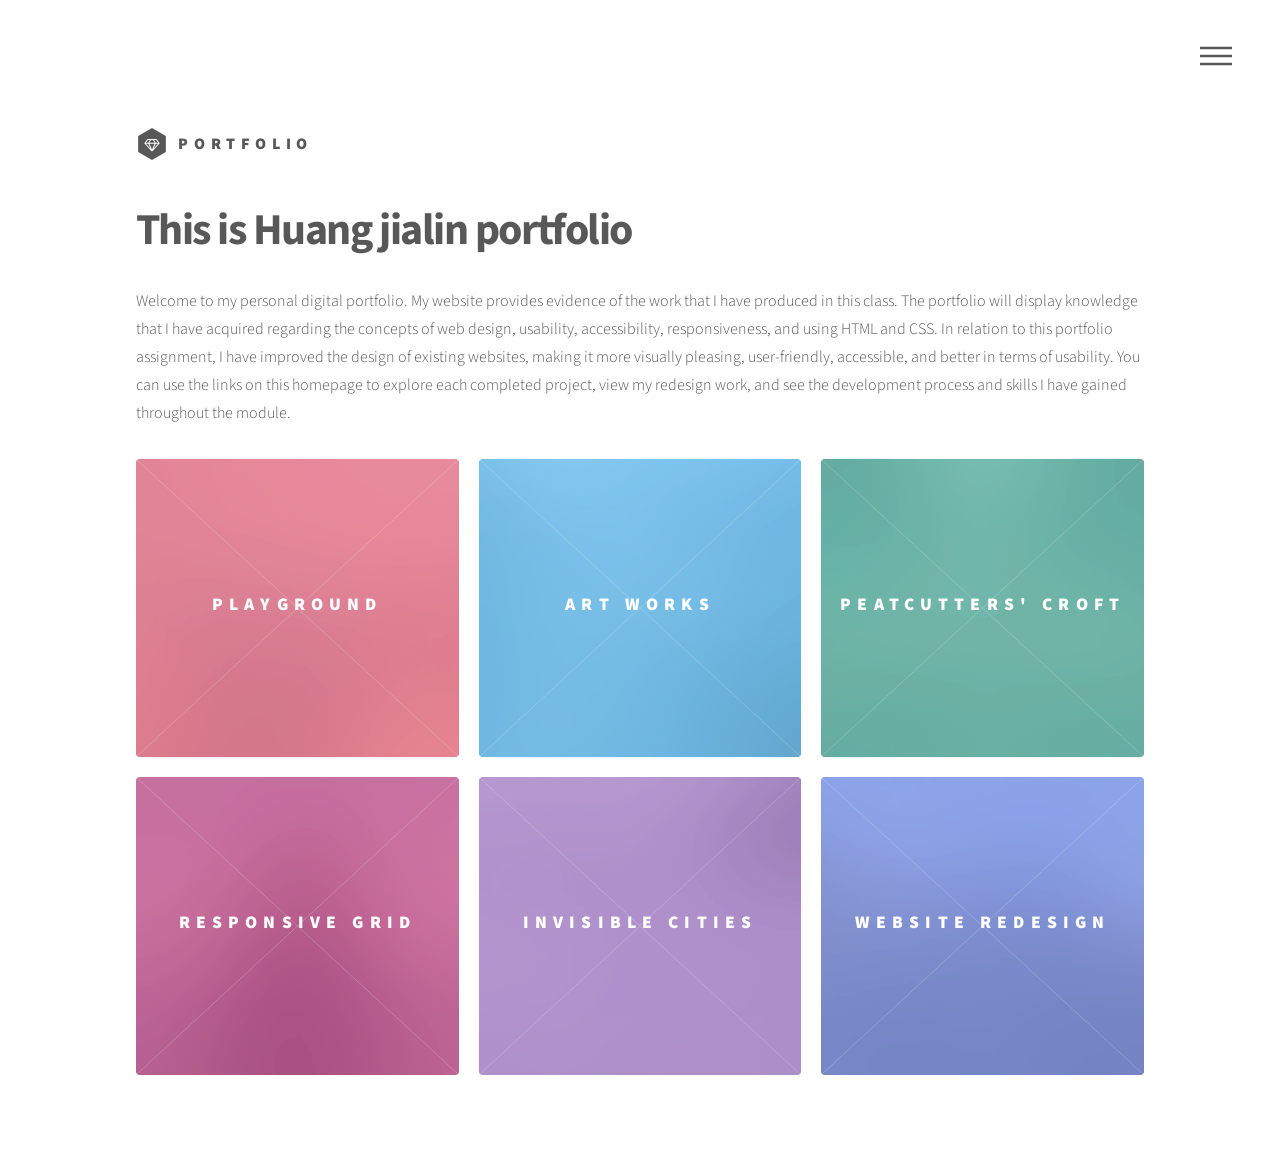
<file: index.html>
<!DOCTYPE HTML>
<html>

<head>
	<title>final</title>
	<meta charset="utf-8" />
	<meta name="viewport" content="width=device-width, initial-scale=1, user-scalable=no" />
	<link rel="stylesheet" href="assets/css/main.css" />
	<noscript>
		<link rel="stylesheet" href="assets/css/noscript.css" />
	</noscript>
</head>

<body class="is-preload">
	<div id="wrapper">

		<header id="header">
			<div class="inner">

				<a href="index.html" class="logo">
					<span class="symbol"><img src="images/logo.svg" alt="" /></span><span class="title">Portfolio</span>
				</a>

				<nav>
					<ul>
						<li><a href="#menu">Menu</a></li>
					</ul>
				</nav>

			</div>
		</header>

		<nav id="menu">
			<h2>Menu</h2>
			<ul>
				<li><a href="index.html">Home</a></li>
				<li><a href="playground/playground.html">Playground</a></li>
				<li><a href="art works/art works.html">Art works</a></li>
				<li><a href="The Peatcutter's Croft/index.html">The Peatcutter's Croft</a></li>
				<li><a href="responsive grid/week.html">Responsive Grid</a></li>
				<li><a href="Invisible cities/week8 2.html">Invisible Cities</a></li>
				<li><a href="Redesign web/WELCOME.html">Website Redesign</a></li>
			</ul>
		</nav>

		<div id="main">
			<div class="inner">
				<header>
					<h1>This is Huang jialin portfolio</h1>
					<p>Welcome to my personal digital portfolio. My website provides evidence of the work that I have produced in this class. The portfolio will display knowledge that I have acquired regarding the concepts of web design, usability, accessibility, responsiveness, and using HTML and CSS. In relation to this portfolio assignment, I have improved the design of existing websites, making it more visually pleasing, user-friendly, accessible, and better in terms of usability. You can use the links on this homepage to explore each completed project, view my redesign work, and see the development process and skills I have gained throughout the module.</p>	
						<a href=""></a>
					</h1>
					<p></p>
				</header>
				<section class="tiles">
					<article class="style1">
						<span class="image">
							<img src="images/pic01.jpg" alt="playground" />
						</span>
						<a href="playground/playground.html">
							<h2>playground</h2>
							<div class="content">
								<p>Learn the basic features and behaviors of CSS</p>
							</div>
						</a>
					</article>
					<article class="style2">
						<span class="image">
							<img src="images/pic02.jpg" alt="art works" />
						</span>
						<a href="art%20works/art%20works.html">
							<h2>Art Works</h2>
							<div class="content">
								<p>Imitate the works of existing artists</p>
							</div>
						</a>
					</article>
					<article class="style3">
						<span class="image">
							<img src="images/pic03.jpg" alt="peatcutter's croft" />
						</span>
						<a href="The%20Peatcutter's%20Croft/index.html">
							<h2>Peatcutters' Croft</h2>
							<div class="content">
								<p>Learn the basic features and behaviors of CSS and modify the color</p>
							</div>
						</a>
					</article>
					<article class="style4">
						<span class="image">
							<img src="images/pic04.jpg" alt="responsive grid" />
						</span>
						<a href="responsive%20grid/week.html">
							<h2>responsive grid</h2>
							<div class="content">
								<p>Learn how to modify the content of HTML and achieve the desired effect</p>
							</div>
						</a>
					</article>
					<article class="style5">
						<span class="image">
							<img src="images/pic05.jpg" alt="Invisible Cities" />
						</span>
						<a href="Invisible%20cities/week8%202.html">
							<h2>Invisible Cities</h2>
							<div class="content">
								<p>Learn to modify the content of HTML and the color of CSS</p>
							</div>
						</a>
					</article>
					<article class="style6">
						<span class="image">
							<img src="images/pic06.jpg" alt="website redesign" />
						</span>
						<a href="Redesign%20web/WELCOME.html">
							<h2>website redesign</h2>
							<div class="content">
								<p>Based on the previous exercises, recreate a website and incorporate my own creativity and ideas</p>
							</div>
				</section>
			</div>
		</div>

	</div>
	<script src="assets/js/jquery.min.js"></script>
	<script src="assets/js/browser.min.js"></script>
	<script src="assets/js/breakpoints.min.js"></script>
	<script src="assets/js/util.js"></script>
	<script src="assets/js/main.js"></script>

</body>

</html>
</file>
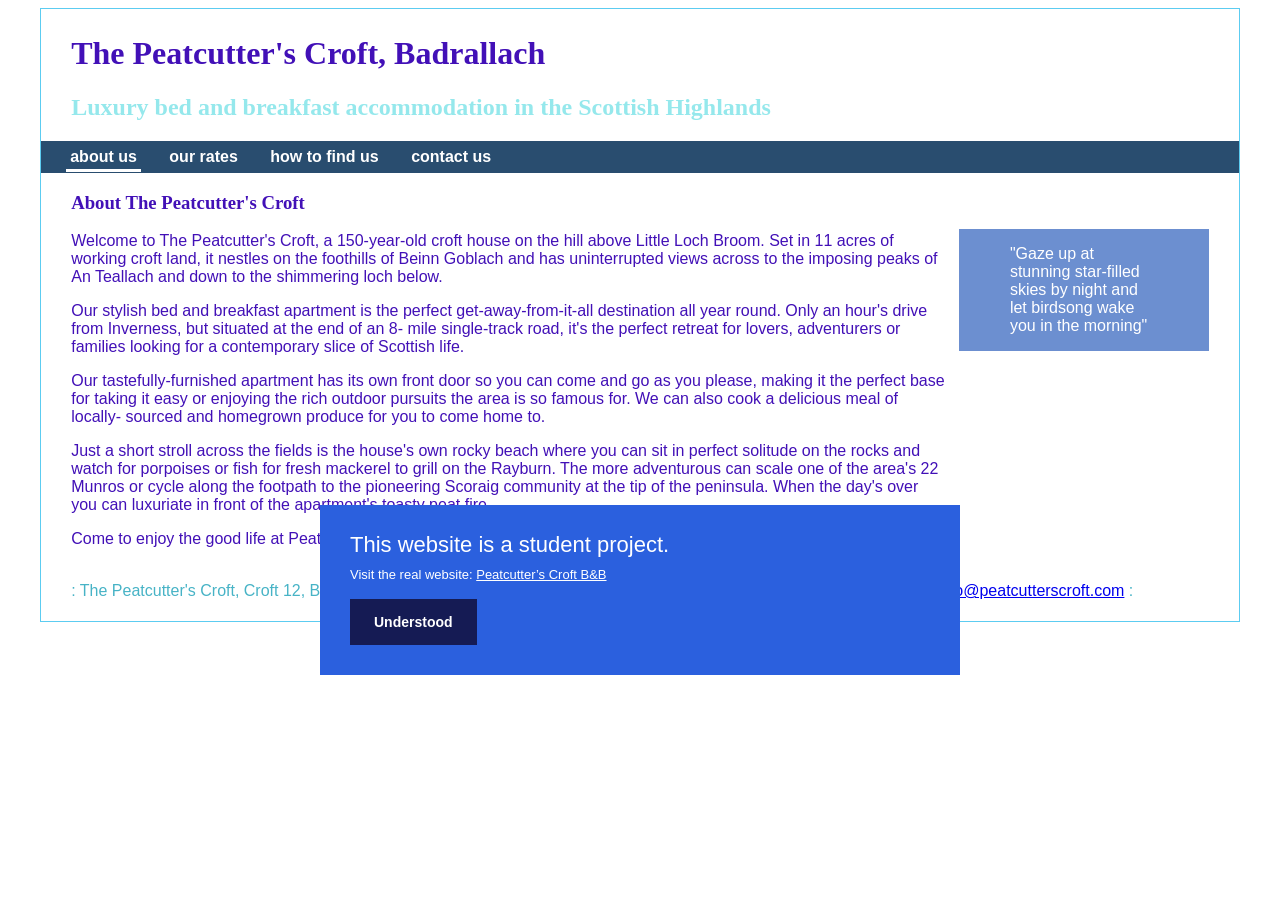
<file: The Peatcutter's Croft/index.html>
<html>

<head>
    <title>About the Peatcutter's Croft</title>
    <link rel="stylesheet" type="text/css" href="style.css">
    <link rel="stylesheet" type="text/css" href="SPpopup/SPpopup_blue.css">
    <script src="SPpopup/SPpopup_Peatcutters.js" async></script>

    <meta name="robots" content="noindex, nofollow" />
</head>

<body>

    <div id='wrapper'>

        <div id='skip-links'>
            <a href='#content'>Skip to content</a>
        </div>

        <div id='header'>
            <h1>The Peatcutter's Croft, Badrallach</h1>
            <h2>Luxury bed and breakfast accommodation in the Scottish Highlands</h2>

            <div style='margin: auto;'>
                <ul id='navigation'>
                    <li class='primarynav'><a href='index.html' class='current'>about us</a></li>
                    <li class='primarynav'><a href='rates.html'>our rates</a></li>
                    <li class='primarynav'><a href='findus.html'>how to find us</a></li>
                    <li class='primarynav'><a href='contact.html'>contact us</a></li>
                </ul>
            </div>

        </div>

        <div id='content'>

            <div id='main-content'>

                <h3>About The Peatcutter's Croft</h3>

                <p>Welcome to The Peatcutter's Croft, a 150-year-old croft house on the hill above Little Loch Broom.
                    Set in 11 acres of working croft land, it nestles on the foothills of Beinn Goblach and has
                    uninterrupted views across to the imposing peaks of An Teallach and down to the shimmering loch
                    below.</p>

                <p>Our stylish bed and breakfast apartment is the perfect get-away-from-it-all destination all year
                    round. Only an hour's drive from Inverness, but situated at the end of an 8- mile single-track road,
                    it's the perfect retreat for lovers, adventurers or families looking for a contemporary slice of
                    Scottish life.</p>

                <p>Our tastefully-furnished apartment has its own front door so you can come and go as you please,
                    making it the perfect base for taking it easy or enjoying the rich outdoor pursuits the area is so
                    famous for. We can also cook a delicious meal of locally- sourced and homegrown produce for you to
                    come home to.</p>

                <p>Just a short stroll across the fields is the house's own rocky beach where you can sit in perfect
                    solitude on the rocks and watch for porpoises or fish for fresh mackerel to grill on the Rayburn.
                    The more adventurous can scale one of the area's 22 Munros or cycle along the footpath to the
                    pioneering Scoraig community at the tip of the peninsula. When the day's over you can luxuriate in
                    front of the apartment's toasty peat fire.</p>

                <p>Come to enjoy the good life at Peatcutter's Croft and discover the beauty of Badrallach.</p><br />

            </div>

            <div id='secondary-content'>

                <blockquote>
                    <p>"Gaze up at stunning star-filled skies by night and let birdsong wake you in the morning"
                </blockquote>

            </div>

        </div>

        <div id='footer'>
            <p>: The Peatcutter's Croft, Croft 12, Badrallach, Dundonnell, Garve, IV23 2QP, Scotland : Tel: + 44 (0)
                1854 633 797 : Email: <a href='mailto:info@peatcutterscroft.com'>info@peatcutterscroft.com</a> :</p>
        </div>

    </div>
</body>

</html>
</file>
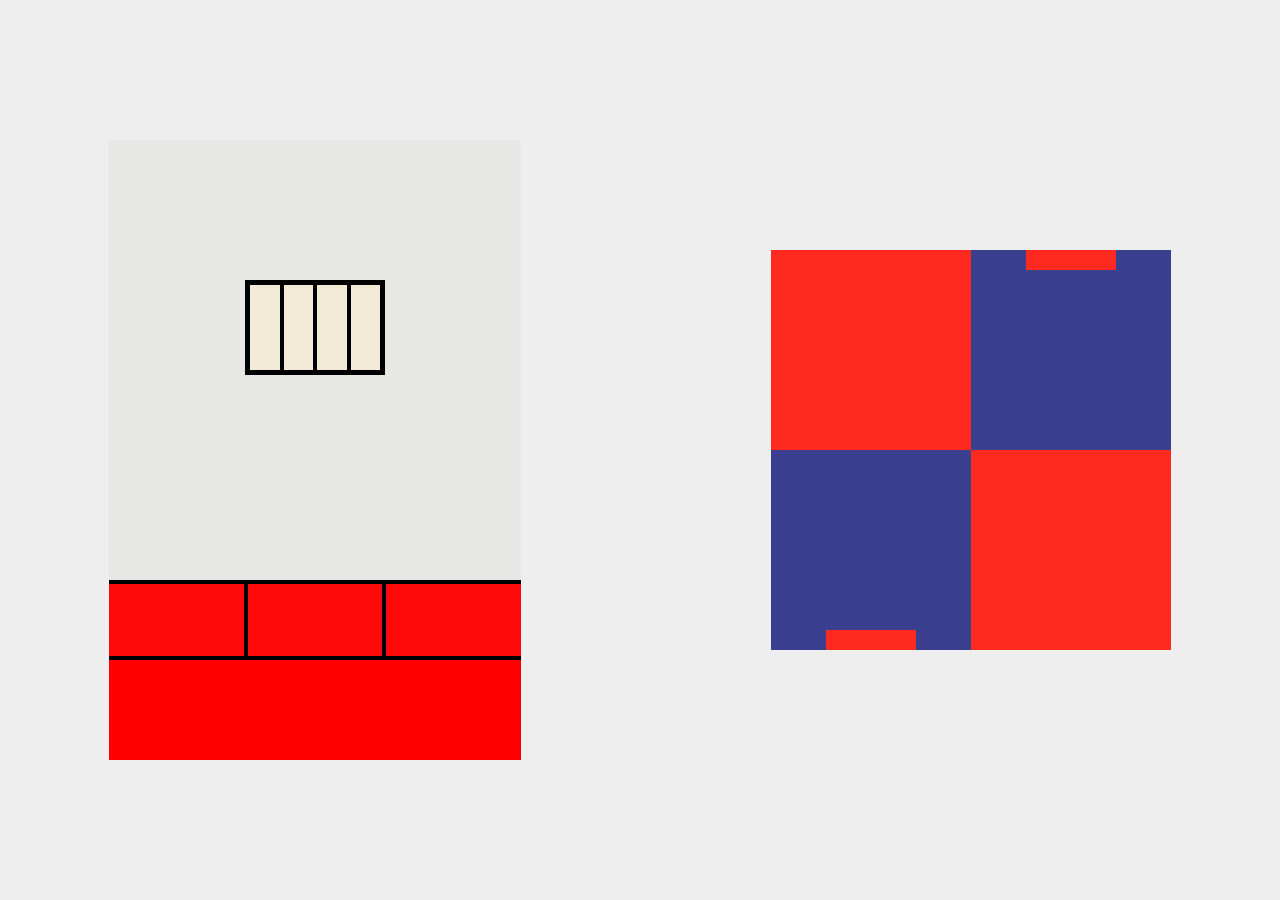
<file: art works/art works.html>
<!DOCTYPE html>
<html lang="zh-CN">

<head>
    <meta charset="UTF-8">
    <meta name="viewport" content="width=device-width, initial-scale=1.0">
    <title>art works</title>
    <link rel="stylesheet" href="art works.css">
</head>

<body>

    <div class="container">
        <div class="window">
            <div></div>
            <div></div>
            <div></div>
            <div></div>
        </div>

        <div class="wall">
            <div class="bricks-top">
                <div></div>
                <div></div>
                <div></div>
            </div>
            <div class="brick-bottom"></div>
        </div>
    </div>

    <div class="square">
        <div class="box red"></div>

        <div class="box blue flex-start">
            <div class="small-bar red"></div>
        </div>

        <div class="box blue flex-end">
            <div class="small-bar red"></div>
        </div>

        <div class="box red"></div>
    </div>

</body>

</html>
</file>
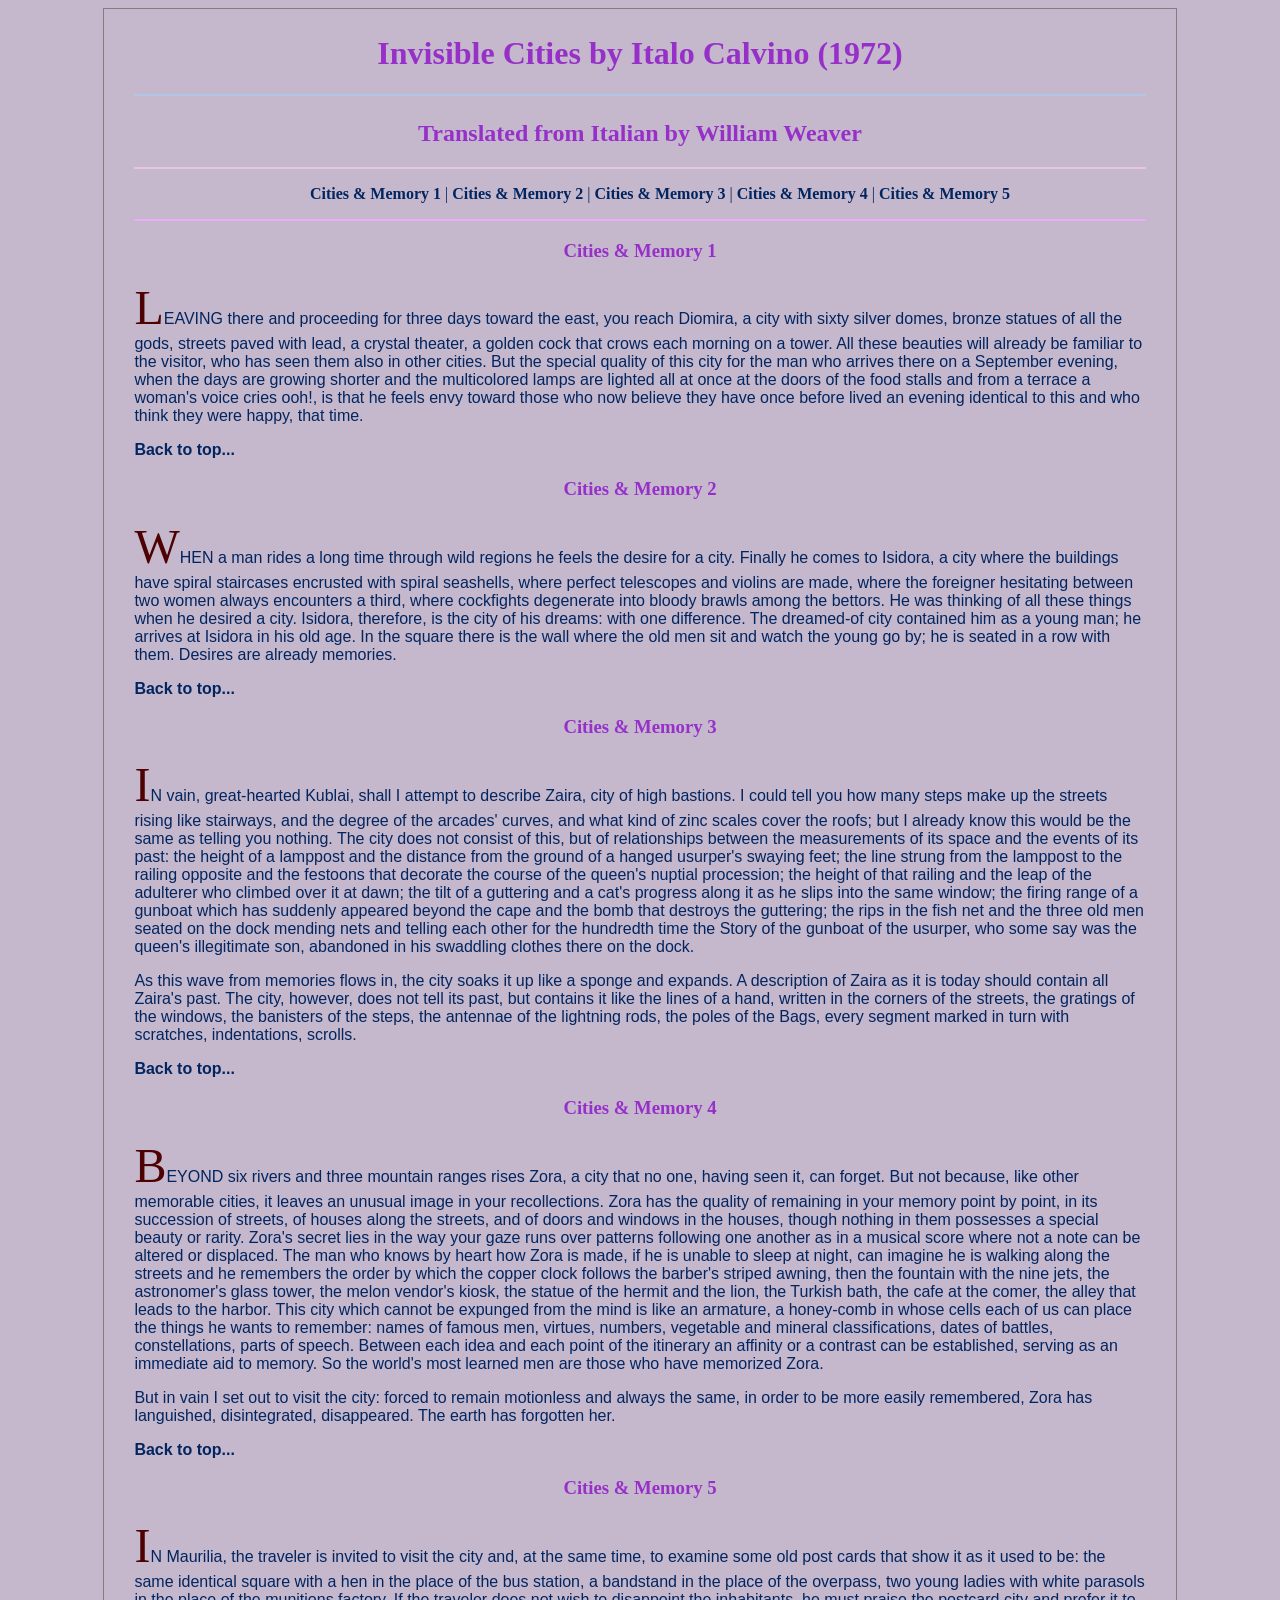
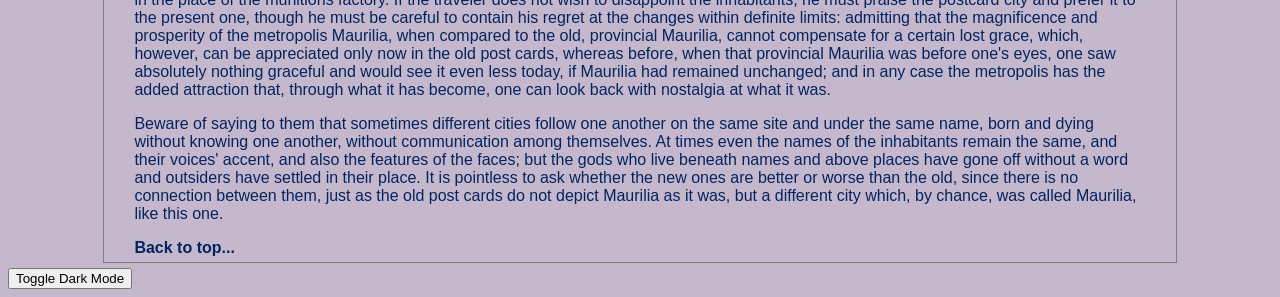
<file: Invisible cities/week8 2.html>
<!doctype html>
<html>

<head>
    <title>Italo Calvino's Invisible Cities</title>
    <link href='week8 2.css' rel='stylesheet' type='text/css' />
</head>

<body>
    <div id="top"></div>
    <div class="wrapper">

        <h1>Invisible Cities by Italo Calvino (1972)</h1>
        <h2>Translated from Italian by William Weaver</h2>
        <div id='navigation'>
            <ul>
                <li><a href='#story1'>Cities & Memory 1</a></li> |
                <li><a href='#story2'>Cities & Memory 2</a></li> |
                <li><a href='#story3'>Cities & Memory 3</a></li> |
                <li><a href='#story4'>Cities & Memory 4</a></li> |
                <li><a href='#story5'>Cities & Memory 5</a></li>
            </ul>
        </div>

        <h3 id="story1">Cities & Memory 1</h3>
        <p><span class='firstWord'><span class='firstLetter'>L</span>eaving</span> there and proceeding for three days
            toward the east, you reach Diomira, a city with sixty silver domes, bronze statues of all the gods, streets
            paved with lead, a crystal theater, a golden cock that crows each morning on a tower. All these beauties
            will already be familiar to the visitor, who has seen them also in other cities. But the special quality of
            this city for the man who arrives there on a September evening, when the days are growing shorter and the
            multicolored lamps are lighted all at once at the doors of the food stalls and from a terrace a woman's
            voice cries ooh!, is that he feels envy toward those who now believe they have once before lived an evening
            identical to this and who think they were happy, that time.</p>
        <a href='#top'>Back to top...</a>

        <h3 id="story2">Cities & Memory 2</h3>
        <p><span class='firstWord'><span class='firstLetter'>W</span>hen</span> a man rides a long time through wild
            regions he feels the desire for a city. Finally he comes to Isidora, a city where the buildings have spiral
            staircases encrusted with spiral seashells, where perfect telescopes and violins are made, where the
            foreigner hesitating between two women always encounters a third, where cockfights degenerate into bloody
            brawls among the bettors. He was thinking of all these things when he desired a city. Isidora, therefore, is
            the city of his dreams: with one difference. The dreamed-of city contained him as a young man; he arrives at
            Isidora in his old age. In the square there is the wall where the old men sit and watch the young go by; he
            is seated in a row with them. Desires are already memories.</p>
        <a href='#top'>Back to top...</a>

        <h3 id="story3">Cities & Memory 3</h3>
        <p><span class='firstWord'><span class='firstLetter'>I</span>n</span> vain, great-hearted Kublai, shall I
            attempt to describe Zaira, city of high bastions. I could tell you how many steps make up the streets rising
            like stairways, and the degree of the arcades' curves, and what kind of zinc scales cover the roofs; but I
            already know this would be the same as telling you nothing. The city does not consist of this, but of
            relationships between the measurements of its space and the events of its past: the height of a lamppost and
            the distance from the ground of a hanged usurper's swaying feet; the line strung from the lamppost to the
            railing opposite and the festoons that decorate the course of the queen's nuptial procession; the height of
            that railing and the leap of the adulterer who climbed over it at dawn; the tilt of a guttering and a cat's
            progress along it as he slips into the same window; the firing range of a gunboat which has suddenly
            appeared beyond the cape and the bomb that destroys the guttering; the rips in the fish net and the three
            old men seated on the dock mending nets and telling each other for the hundredth time the Story of the
            gunboat of the usurper, who some say was the queen's illegitimate son, abandoned in his swaddling clothes
            there on the dock. </p>
        <p>As this wave from memories flows in, the city soaks it up like a sponge and expands. A description of Zaira
            as it is today should contain all Zaira's past. The city, however, does not tell its past, but contains it
            like the lines of a hand, written in the corners of the streets, the gratings of the windows, the banisters
            of the steps, the antennae of the lightning rods, the poles of the Bags, every segment marked in turn with
            scratches, indentations, scrolls.</p>
        <a href='#top'>Back to top...</a>

        <h3 id="story4">Cities & Memory 4</h3>
        <p><span class='firstWord'><span class='firstLetter'>B</span>eyond</span> six rivers and three mountain ranges
            rises Zora, a city that no one, having seen it, can forget. But not because, like other memorable cities, it
            leaves an unusual image in your recollections. Zora has the quality of remaining in your memory point by
            point, in its succession of streets, of houses along the streets, and of doors and windows in the houses,
            though nothing in them possesses a special beauty or rarity. Zora's secret lies in the way your gaze runs
            over patterns following one another as in a musical score where not a note can be altered or displaced. The
            man who knows by heart how Zora is made, if he is unable to sleep at night, can imagine he is walking along
            the streets and he remembers the order by which the copper clock follows the barber's striped awning, then
            the fountain with the nine jets, the astronomer's glass tower, the melon vendor's kiosk, the statue of the
            hermit and the lion, the Turkish bath, the cafe at the comer, the alley that leads to the harbor. This city
            which cannot be expunged from the mind is like an armature, a honey-comb in whose cells each of us can place
            the things he wants to remember: names of famous men, virtues, numbers, vegetable and mineral
            classifications, dates of battles, constellations, parts of speech. Between each idea and each point of the
            itinerary an affinity or a contrast can be established, serving as an immediate aid to memory. So the
            world's most learned men are those who have memorized Zora.</p>
        <p>But in vain I set out to visit the city: forced to remain motionless and always the same, in order to be more
            easily remembered, Zora has languished, disintegrated, disappeared. The earth has forgotten her.</p>
        <a href='#top'>Back to top...</a>

        <h3 id="story5">Cities & Memory 5</h3>
        <p><span class='firstWord'><span class='firstLetter'>I</span>n</span> Maurilia, the traveler is invited to visit
            the city and, at the same time, to examine some old post cards that show it as it used to be: the same
            identical square with a hen in the place of the bus station, a bandstand in the place of the overpass, two
            young ladies with white parasols in the place of the munitions factory. If the traveler does not wish to
            disappoint the inhabitants, he must praise the postcard city and prefer it to the present one, though he
            must be careful to contain his regret at the changes within definite limits: admitting that the magnificence
            and prosperity of the metropolis Maurilia, when compared to the old, provincial Maurilia, cannot compensate
            for a certain lost grace, which, however, can be appreciated only now in the old post cards, whereas before,
            when that provincial Maurilia was before one's eyes, one saw absolutely nothing graceful and would see it
            even less today, if Maurilia had remained unchanged; and in any case the metropolis has the added attraction
            that, through what it has become, one can look back with nostalgia at what it was.</p>
        <p>Beware of saying to them that sometimes different cities follow one another on the same site and under the
            same name, born and dying without knowing one another, without communication among themselves. At times even
            the names of the inhabitants remain the same, and their voices' accent, and also the features of the faces;
            but the gods who live beneath names and above places have gone off without a word and outsiders have settled
            in their place. It is pointless to ask whether the new ones are better or worse than the old, since there is
            no connection between them, just as the old post cards do not depict Maurilia as it was, but a different
            city which, by chance, was called Maurilia, like this one.</p>
        <a href='#top'>Back to top...</a>
    </div>

    <script>
        const backToTop = document.createElement('button');
        backToTop.innerText = 'â†‘ Top';
        backToTop.style.position = 'fixed';
        backToTop.style.bottom = '20px';
        backToTop.style.right = '20px';
        backToTop.style.display = 'none';
        backToTop.style.padding = '10px';
        backToTop.style.cursor = 'pointer';
        document.body.appendChild(backToTop);

        window.addEventListener('scroll', () => {
            backToTop.style.display = window.scrollY > 200 ? 'block' : 'none';
        });

        backToTop.addEventListener('click', () => {
            window.scrollTo({ top: 0, behavior: 'smooth' });
        });
    </script>

    <script>
        const toggleDarkMode = document.createElement('button');
        toggleDarkMode.innerText = 'Toggle Dark Mode';
        document.body.appendChild(toggleDarkMode);
        toggleDarkMode.addEventListener('click', () => {
            document.body.classList.toggle('dark-mode');
        });
    </script>

    <script>
        document.querySelectorAll('a[href^="#"]').forEach(anchor => {
            anchor.addEventListener('click', function (e) {
                e.preventDefault();
                document.querySelector(this.getAttribute('href')).scrollIntoView({
                    behavior: 'smooth'
                });
            });
        });
    </script>

</body>

</html>
</file>
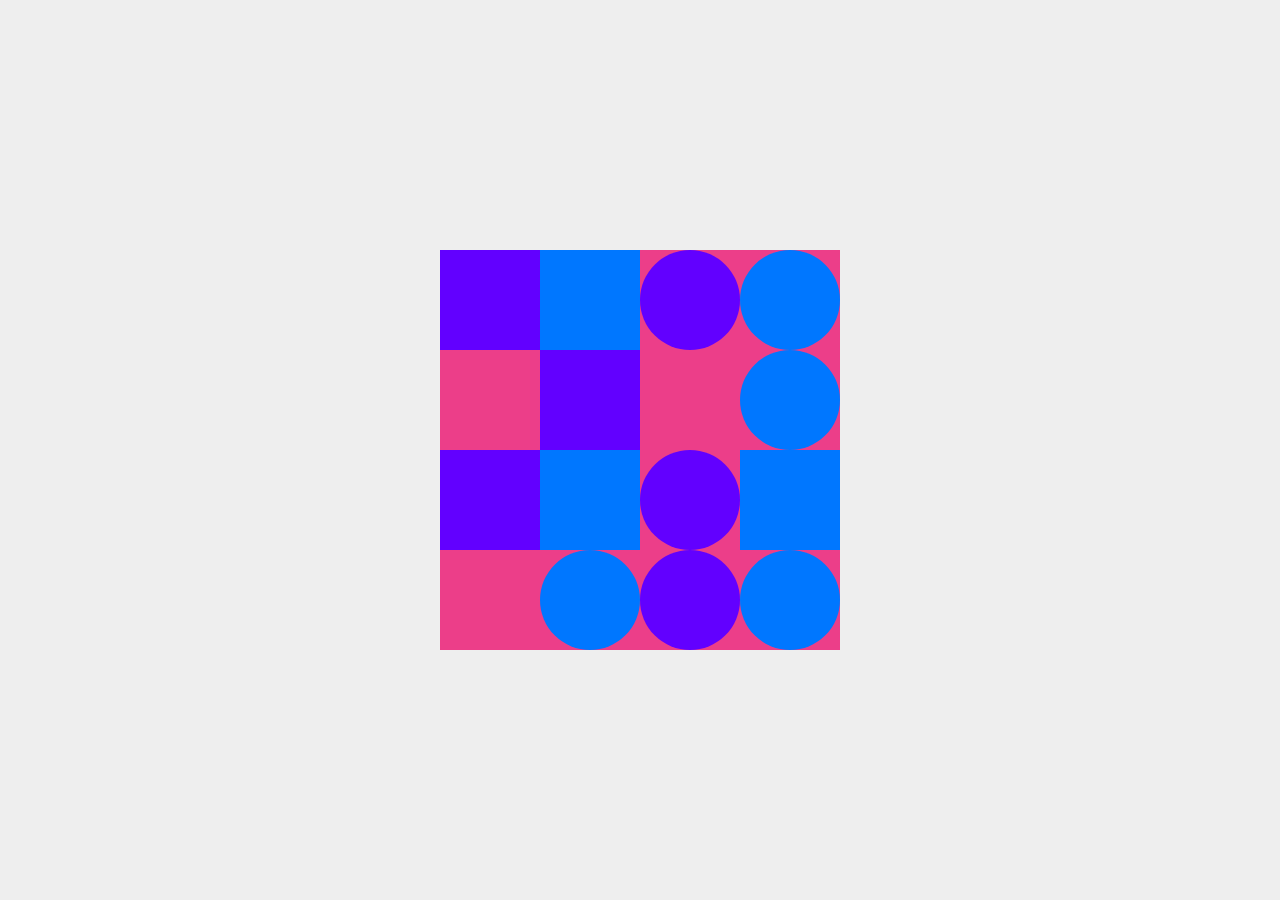
<file: playground/playground.html>
<!DOCTYPE html>
<html>
<head>      
<link href="style.css" rel="stylesheet" type="text/css" />
</head>
<body>

    <div id='container'>
        <div class='square' id='blockRed'></div>
        <div class='square' id='blockYellow'></div>
        <div class='circle' id='blockRed'></div>
        <div class='circle' id='blockYellow'></div>

        <div class='square' id='blockWood'></div>
        <div class='square' id='blockRed'></div>
        <div class='circle' id='blockWood'></div>
        <div class='circle' id='blockYellow'></div>
            
        <div class='square' id='blockRed'></div>
        <div class='square' id='blockYellow'></div>
        <div class='circle' id='blockRed'></div>
        <div class='square' id='blockYellow'></div>
            
        <div class='square' id='blockWood'></div>
        <div class='circle' id='blockYellow'></div>
        <div class='circle' id='blockRed'></div>
        <div class='circle' id='blockYellow'></div>
    </div>
</body>
</html>
</file>
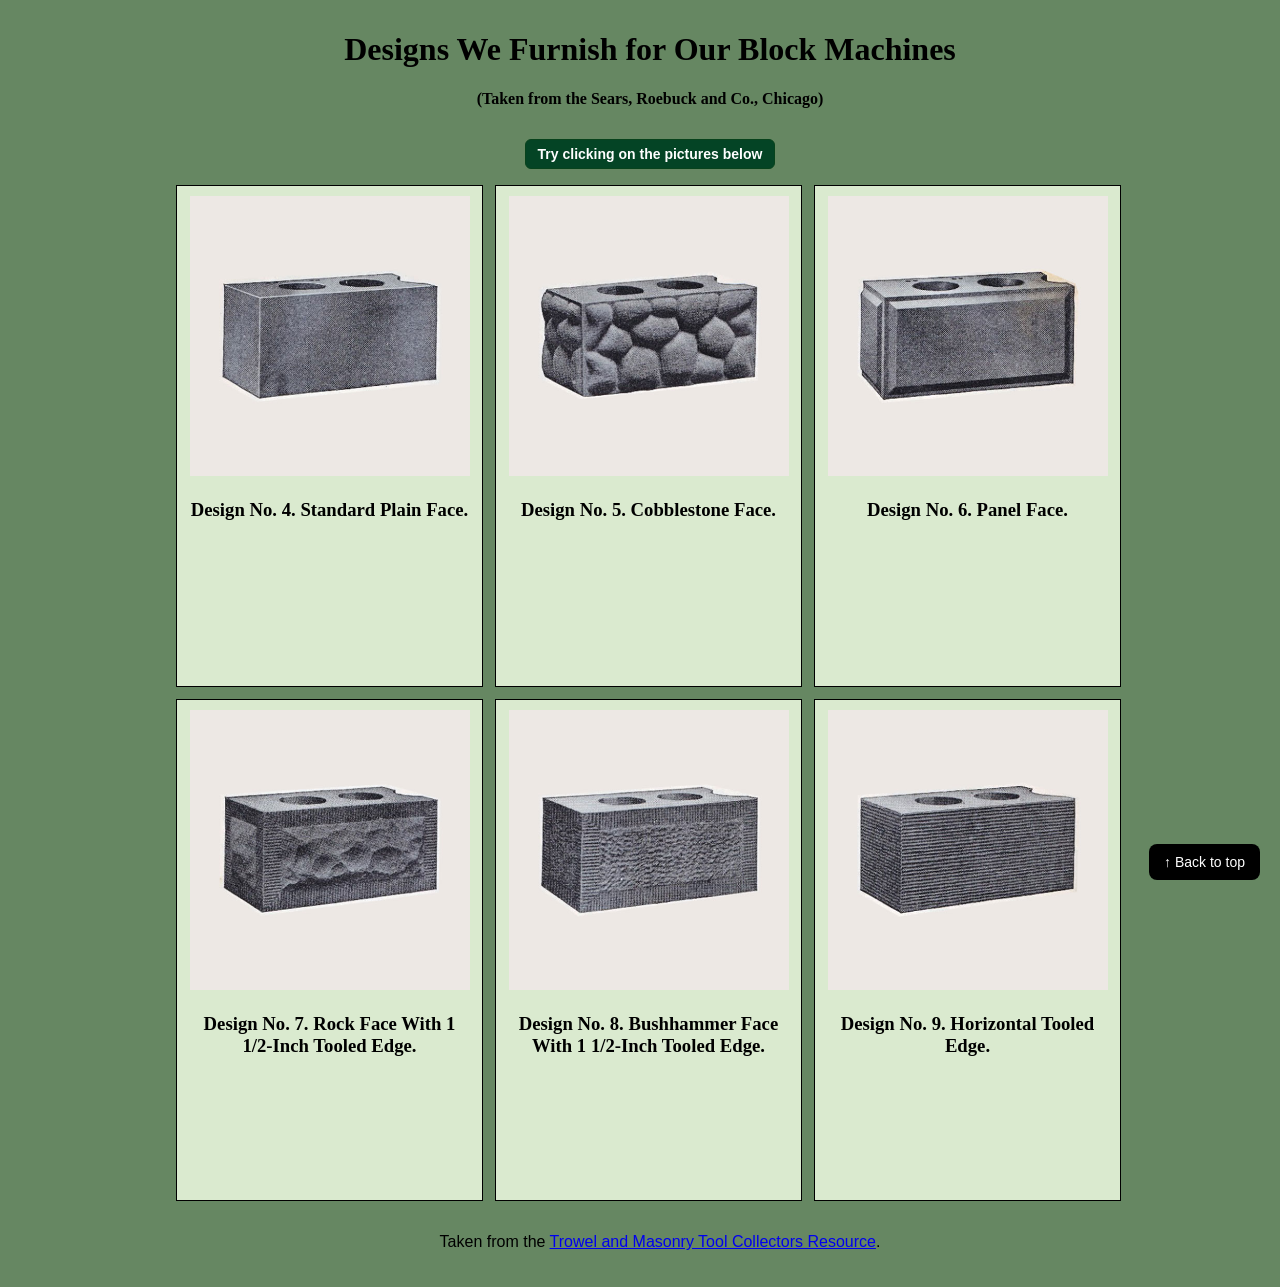
<file: responsive grid/week.html>
<!DOCTYPE html>
<html lang="en-GB">

<head>
    <meta charset="utf-8">
    <link rel="stylesheet" href="week.css" />
    <title>Responsive design - Floated boxes</title>
</head>
<a href="#top" class="back-top">↑ Back to top</a>

<body>
    <div class="wrapper">
        <div id="content">
            <div id="header">
                <h1>Designs We Furnish for Our Block Machines</h1>
                <h4>(Taken from the Sears, Roebuck and Co., Chicago)</h4>
                <div id="main-content">
                    <div style="text-align:center;">
                        <div class="hint-box">
                            Try clicking on the pictures below
                        </div>
                    </div>
                    <div class="box">
                        <input type="radio" name="block" id="b1" hidden>
                        <label for="b1">
                            <img src="images/block_1.jpg" alt="">
                            <h3>Design No. 4. Standard Plain Face.</h3>
                        </label>
                        <p>Can be furnished in all Divisions. But one endgate needed.</p>

                    </div>

                    <div class="box">
                        <input type="radio" name="block" id="b2" hidden>
                        <label for="b2">
                            <img src="images/block_2.jpg" alt="">
                            <h3>Design No. 5. Cobblestone Face.</h3>
                        </label>
                        <p>A fine 'above ground' foundation block. 16-inch plate not made in Division D. Division F not
                            made in any size. But one endgate needed.</p>
                    </div>

                    <div class="box">
                        <input type="radio" name="block" id="b3" hidden>
                        <label for="b3">
                            <img src="images/block_3.jpg" alt="">
                            <h3>Design No. 6. Panel Face.</h3>
                        </label>
                        <p>16-inch plate not made in Division D. But one endgate needed.</p>
                    </div>

                    <div class="box">
                        <input type="radio" name="block" id="b4" hidden>
                        <label for="b4">
                            <img src="images/block_4.jpg" alt="">
                            <h3>Design No. 7. Rock Face With 1 1/2-Inch Tooled Edge.</h3>
                        </label>
                        <p>16-inch plate not made in Divisions C and D. Division F not made in any size. But one endgate
                            needed.</p>
                    </div>

                    <div class="box">
                        <input type="radio" name="block" id="b5" hidden>
                        <label for="b5">
                            <img src="images/block_5.jpg" alt="">
                            <h3>Design No. 8. Bushhammer Face With 1 1/2-Inch Tooled Edge.</h3>
                        </label>
                        <p>16-inch plate not made in Divisions C and D. Division F not made in any size. But one endgate
                            needed.</p>
                    </div>

                    <div class="box">
                        <input type="radio" name="block" id="b6" hidden>
                        <label for="b6">
                            <img src="images/block_6.jpg" alt="">
                            <h3>Design No. 9. Horizontal Tooled Edge.</h3>
                        </label>
                        <p>But one endgate needed.</p>
                    </div>

                </div>

                <div id="footer">
                    <p>Taken from the <a href='http://trowelcollector.blogspot.com/'>Trowel and Masonry Tool Collectors
                            Resource</a>.</p>
                </div>

            </div>
        </div>
</body>

</html>
</file>
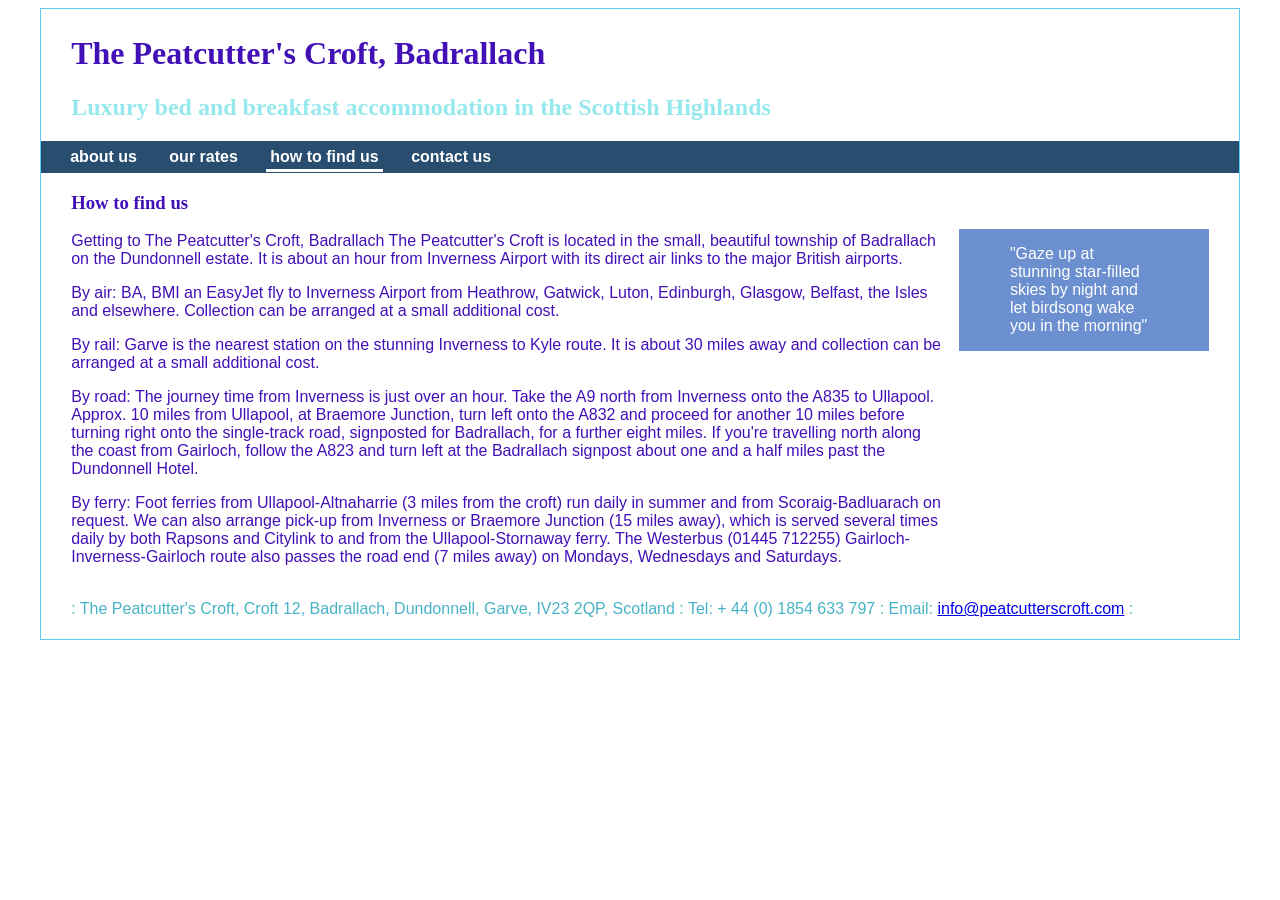
<file: The Peatcutter's Croft/findus.html>
<html>

<head>
    <title>Find the Peatcutter's Croft</title>
    <link rel="stylesheet" type="text/css" href="style.css">

    <meta name="robots" content="noindex, nofollow" />
</head>

<body>

    <div id='wrapper'>

        <div id='skip-links'>
            <a href='#content'>Skip to content</a>
        </div>

        <div id='header'>
            <h1>The Peatcutter's Croft, Badrallach</h1>
            <h2>Luxury bed and breakfast accommodation in the Scottish Highlands</h2>

            <ul id='navigation'>
                <li class='primarynav'><a href='index.html'>about us</a></li>
                <li class='primarynav'><a href='rates.html'>our rates</a></li>
                <li class='primarynav'><a href='findus.html' class='current'>how to find us</a></li>
                <li class='primarynav'><a href='contact.html'>contact us</a></li>
            </ul>

        </div>

        <div id='content'>

            <div id='main-content'>

                <h3>How to find us</h3>

                <p>Getting to The Peatcutter's Croft, Badrallach The Peatcutter's Croft is located in the small,
                    beautiful township of Badrallach on the Dundonnell estate. It is about an hour from Inverness
                    Airport with its direct air links to the major British airports.</p>

                <p>By air: BA, BMI an EasyJet fly to Inverness Airport from Heathrow, Gatwick, Luton, Edinburgh,
                    Glasgow, Belfast, the Isles and elsewhere. Collection can be arranged at a small additional cost.
                </p>

                <p>By rail: Garve is the nearest station on the stunning Inverness to Kyle route. It is about 30 miles
                    away and collection can be arranged at a small additional cost.</p>

                <p>By road: The journey time from Inverness is just over an hour. Take the A9 north from Inverness onto
                    the A835 to Ullapool. Approx. 10 miles from Ullapool, at Braemore Junction, turn left onto the A832
                    and proceed for another 10 miles before turning right onto the single-track road, signposted for
                    Badrallach, for a further eight miles. If you're travelling north along the coast from Gairloch,
                    follow the A823 and turn left at the Badrallach signpost about one and a half miles past the
                    Dundonnell Hotel.</p>

                <p>By ferry: Foot ferries from Ullapool-Altnaharrie (3 miles from the croft) run daily in summer and
                    from Scoraig-Badluarach on request. We can also arrange pick-up from Inverness or Braemore Junction
                    (15 miles away), which is served several times daily by both Rapsons and Citylink to and from the
                    Ullapool-Stornaway ferry. The Westerbus (01445 712255) Gairloch-Inverness-Gairloch route also passes
                    the road end (7 miles away) on Mondays, Wednesdays and Saturdays.</p><br />

            </div>

            <div id='secondary-content'>

                <blockquote>
                    <p>"Gaze up at stunning star-filled skies by night and let birdsong wake you in the morning"
                </blockquote>

            </div>

        </div>

        <div id='footer'>
            <p>: The Peatcutter's Croft, Croft 12, Badrallach, Dundonnell, Garve, IV23 2QP, Scotland : Tel: + 44 (0)
                1854 633 797 : Email: <a href='mailto:info@peatcutterscroft.com'>info@peatcutterscroft.com</a> :</p>
        </div>

    </div>
</body>

</html>
</file>
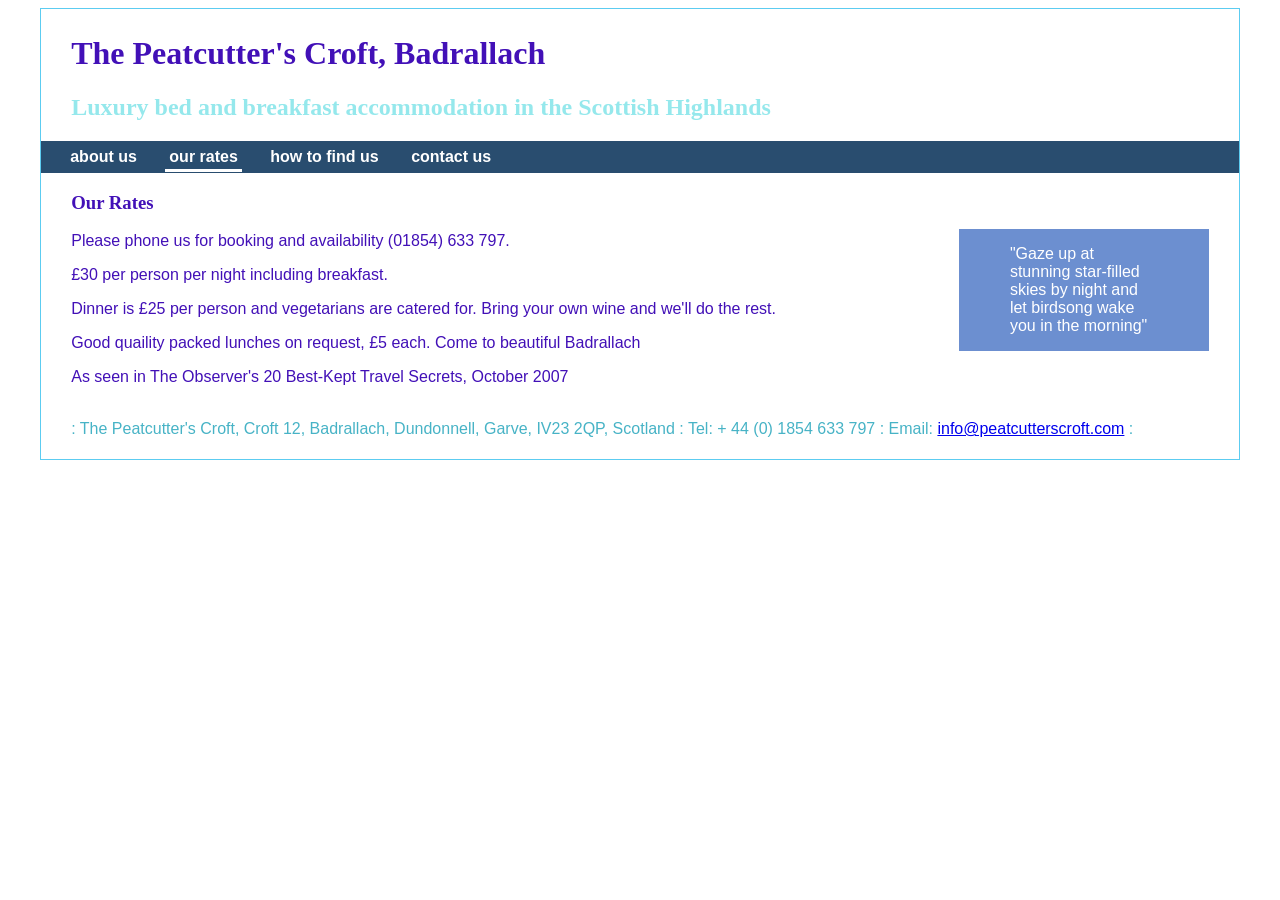
<file: The Peatcutter's Croft/rates.html>
<html>

<head>
    <title>Our Rates</title>
    <link rel="stylesheet" type="text/css" href="style.css">

    <meta name="robots" content="noindex, nofollow" />
</head>

<body>

    <div id='wrapper'>

        <div id='skip-links'>
            <a href='#content'>Skip to content</a>
        </div>

        <div id='header'>
            <h1>The Peatcutter's Croft, Badrallach</h1>
            <h2>Luxury bed and breakfast accommodation in the Scottish Highlands</h2>

            <ul id='navigation'>
                <li class='primarynav'><a href='index.html'>about us</a></li>
                <li class='primarynav'><a href='rates.html' class='current'>our rates</a></li>
                <li class='primarynav'><a href='findus.html'>how to find us</a></li>
                <li class='primarynav'><a href='contact.html'>contact us</a></li>
            </ul>

        </div>

        <div id='content'>

            <div id='main-content'>

                <h3>Our Rates</h3>

                <p>Please phone us for booking and availability (01854) 633 797.
                <p>

                <p>&pound;30 per person per night including breakfast.</p>

                <p>Dinner is &pound;25 per person and vegetarians are catered for. Bring your own wine and we'll do the
                    rest.</p>

                <p>Good quaility packed lunches on request, &pound;5 each. Come to beautiful Badrallach</p>

                <p>As seen in The Observer's 20 Best-Kept Travel Secrets, October 2007</p><br />

            </div>

            <div id='secondary-content'>

                <blockquote>
                    <p>"Gaze up at stunning star-filled skies by night and let birdsong wake you in the morning"
                </blockquote>

            </div>

        </div>

        <div id='footer'>
            <p>: The Peatcutter's Croft, Croft 12, Badrallach, Dundonnell, Garve, IV23 2QP, Scotland : Tel: + 44 (0)
                1854 633 797 : Email: <a href='mailto:info@peatcutterscroft.com'>info@peatcutterscroft.com</a> :</p>
        </div>

    </div>
</body>

</html>
</file>
<file: assets/css/noscript.css>
/*
	Phantom by HTML5 UP
	html5up.net | @ajlkn
	Free for personal and commercial use under the CCA 3.0 license (html5up.net/license)
*/

/* Tiles */

	body.is-preload .tiles article {
		-moz-transform: none;
		-webkit-transform: none;
		-ms-transform: none;
		transform: none;
		opacity: 1;
	}
</file>
<file: The Peatcutter's Croft/style.css>
body {
	font-family: Verdana, sans-serif;
}

h1,h2,h3,h4 {
	font-family: Georgia, serif;
}

#skip-links {
	position: absolute;
	left: -10000px;
	top: auto;
	width: 1px;
	height: 1px;
	overflow: hidden;
}

#skip-links a {
	color: white;
}

#wrapper {
	width: 90%;
	margin: 5px auto;
	padding: 5px 30px;
	border: solid 1px rgb(92, 204, 241);
	border-collapse: collapse;
	color: #4210b7;
}

#header {
	width: 100%;
}

#navigation {
	list-style-type: none;
	clear: both;
	padding: 5px 15px;
	margin: 0 -30px;
	list-style-type: none;
	background-color: rgb(41, 77, 111);
	color: white;
}

.primarynav {
	display: inline-block;
	padding: 2px 10px;
	text-align: center;
}

.primarynav a {
	text-decoration: none;
	color: white;
	font-weight: bold;
	padding: 4px;
}

.primarynav a: hover {
	text-decoration: underline;
	background-color: #5B5B5B;
}

.current {
	border-bottom: solid 3px white;
}

#content {
	width: 100%;
	margin: 0;
	padding: 0;
}

#main-content {
	width: 77%;
	float: left;
	margin: 0;
	padding: 0 1% 0 0;
}

#secondary-content {
	width: 20%;
	float: left;
	margin: 3.5em 0;
	padding: 0 1%;
	background-color: #6c8fd0;
	color: white;
}

#footer {
	width: 100%;
	clear: both;
	color: #47b3c6;
}

h2,h4 {
	color: rgb(149, 232, 236);
}

.textbox {
	position: absolute;
	line-height: 125%;
	left: 240px;
	width: 320px;
}

.textfield {
	position: absolute;
	left: 240px;
	width: 320px;
	height: 120px;
	display: inline;
}
</file>
<file: The Peatcutter's Croft/SPpopup/SPpopup_blue.css>
.cookieConsentContainer{z-index:999;width:50%;min-height:20px;box-sizing:border-box;padding:30px;background:#2B60DE;overflow:hidden;position:fixed;bottom:25%;right:25%; display:none}.cookieConsentContainer .cookieTitle a{font-family:OpenSans,arial,"sans-serif";color:#fff;font-size:22px;line-height:20px;display:block}.cookieConsentContainer .cookieDesc p{margin:0;padding:0;font-family:OpenSans,arial,"sans-serif";color:#fff;font-size:13px;line-height:20px;display:block;margin-top:10px}.cookieConsentContainer .cookieDesc a{font-family:OpenSans,arial,"sans-serif";color:#fff;text-decoration:underline}.cookieConsentContainer .cookieButton a{display:inline-block;font-family:OpenSans,arial,"sans-serif";color:#fff;font-size:14px;font-weight:700;margin-top:14px;background:#151B54;box-sizing:border-box;padding:15px 24px;text-align:center;transition:background .3s}.cookieConsentContainer .cookieButton a:hover{cursor:pointer;background:#3e9b67}@media(max-width:980px){.cookieConsentContainer{bottom:0!important;left:0!important;width:100%!important}}
</file>
<file: art works/art works.css>
.square{
    display: grid;
    grid-template-columns: 1fr 1fr;
    grid-template-rows: 1fr 1fr;
    width: 400px;
    height: 400px;
}
body{
    margin: 0;
    display: flex;
    justify-content: center;  
    align-items: center;     
    height: 100vh;            
    background: #eee;
    gap: 250px; 
    min-height: 100vh;
    padding: 40px 0;
}

.box{
    display: flex;
    align-items: center;
    flex-direction: column;
    width: 100%;
    height: 100%;
}
.red{
    background-color: #ff2a1f;
}

.blue{
    background-color: #3b3f8f;;
}
.small-bar{
    width: 90px;
    height: 20px;
}
.flex-start{
    justify-content: flex-start;
}
.flex-end{
    justify-content: flex-end;
}
* {
    margin: 0;
    padding: 0;
    box-sizing: border-box;
}

body {
    display: flex;
    justify-content: center;
    align-items: center;
    height: 100vh;
}

.container {
    width: 412px;
    height: 620px;
    background: #e7e7e5;
    position: relative;
}

.window {
    width: 140px;
    height: 95px;
    background: #f3ead8;
    border: 5px solid black;
    display: flex;
    position: absolute;
    top: 140px;
    left: 50%;
    transform: translateX(-50%);
}

.window div {
    flex: 1;
    border-left: 4px solid black;
}

.window div:first-child {
    border-left: none;
}

.wall {
    position: absolute;
    bottom: 0;
    width: 100%;
}

.bricks-top {
    display: flex;
    height: 80px;
    border-top: 4px solid black;
    border-bottom: 4px solid black;
}

.bricks-top div {
    flex: 1;
    background: #ff0a0a;
    border-right: 4px solid black;
}

.bricks-top div:last-child {
    border-right: none;
}
.brick-bottom {
    height: 100px;
    background: red;
}
</file>
<file: Invisible cities/week8 2.css>
body {
    font-family: Verdana, sans-serif;
    background-color: rgb(197, 184, 204);
}

h1,h2,h3,h4,h5,h6 {
    font-family: Arial Black, serif;
    color: #9630c9;
    text-align: center;
}

h1 {
    text-align: center;
}

h2 {
    border-top: solid 2px #b1c6e7;
    padding-top: 1em;
}

em {
    font-weight: bold;
    font-size: 120%;
}

blockquote {
    background: #F0ECEC;
    margin: 1em;
    font-style: italic;
}

.firstLetter {
    font-size: 300%;
    font-family: Georgia, serif;
    color: #4E0102;
}

.firstWord {
    text-transform: uppercase;
}

.firstStory {
    color: #17037A;
}

#navigation {
    font-family: Georgia, serif;
    font-size: 100%;
    border-top: solid 2px #e7c5e0;
    border-bottom: solid 2px #edaafd;
    position: relative;
    text-align: center;
}

li {
    display: inline;
    list-style-type: none;
}

a:link,
a:visited,
a:active {
    color: #022560;
    text-decoration: none;
    font-weight: bold;
}

a:hover {
    color: #2f02f5;
    text-decoration: underline;
    font-weight: bold;
}

.wrapper {
    width: 80%;
    margin: 5px auto;
    padding: 5px 30px;
    border: solid 1px grey;
    border-collapse: collapse;
    color: #022560;
}

.dark-mode {
    background-color: #121212;
    color: #e0e0e0;
}

.dark-mode h1,
.dark-mode h2,
.dark-mode h3,
.dark-mode p,
.dark-mode .firstLetter,
.dark-mode firstWord,
.dark-mode firstStory,
.dark-mode navigation,
.dark-mode a {
    color: white;
}
</file>
<file: playground/style.css>
#container {
    background-color: rgb(236, 62, 137);
    margin: 0 auto;
    padding: 0px;
    width: 400px;
    height: 400px;
}

.square,
.circle {
    width: 100px;
    height: 100px;
    display: block;
    float: left;
}

.circle {
    border-radius: 50%;
}

#blockRed {
    background-color: rgb(98, 0, 255);
}

#blockYellow {
    background-color: rgb(0, 119, 255);
}

body {
    margin: 0;
    display: flex;
    justify-content: center;
    align-items: center;
    height: 100vh;
    background: #eee;
}
</file>
<file: responsive grid/week.css>
@charset "utf-8";

body {
	font-family: Silom, sans-serif;
}

h1,h2,h3,h4 {
	font-family: Arial Black, serif;
}

.box a {
	color: #5000fc;
	text-decoration: none;
}

.box a:hover {
	text-decoration: underline;
}

.wrapper {
	margin: 0 auto;
	width: 960px;
}

#footer,
#header {
	float: left;
	clear: both;
	padding: 10px;
	text-align: center;
	width: 100%;
}

body {
	background-color: #668762;
	margin: 0;
}

.wrapper {
	max-width: 960px;
	margin: 0 auto;
	background-color: transparent;
}

.box {
	float: left;
	margin: 6px;
	padding: 10px;
	width: 285px;
	height: 480px;
	border: 1px solid rgb(0, 0, 0);
	background-color: rgb(218, 234, 207);
}

.box img {
	width: 280px;
}

.box h3,
.box p {
	text-align: center;
}

@media screen and (max-width: 960px) {
	.wrapper {
		width: 640px;
	}
}

@media screen and (max-width: 640px) {
	.wrapper {
		width: 320px;
	}

	h1,h2,h3,h4,
	p {
		word-wrap: break-word;
	}

	#header {
		padding: 0;
	}
}

.box p {
	display: none;
}

.box input:checked~p {
	display: block;
}

.box label {
	display: block;
	cursor: pointer;
}

.box input:checked+label img {
	border: 3px solid rgb(33, 60, 39);
}

rgb(24, 45, 31);
}

.box:hover {
	transform: scale(1.03);
	transition: 0.3s;
}

.hint-box {
	display: inline-block;
	margin: 10px auto;
	padding: 6px 12px;
	text-align: center;
	background-color: #044425;
	color: #ffffff;
	border: 1px solid #08431c;
	border-radius: 6px;
	font-weight: bold;
	font-size: 14px;
}

.back-top {
	position: fixed;
	bottom: 20px;
	right: 20px;
	background: #000000;
	color: white;
	padding: 10px 15px;
	text-decoration: none;
	border-radius: 8px;
	font-size: 14px;
	transition: 0.3s;
}

.back-top:hover {
	background: #000000;
}
</file>
<file: assets/css/main.css>
@import url(fontawesome-all.min.css);
@import url("https://fonts.googleapis.com/css?family=Source+Sans+Pro:300,700,900");

/*
	Phantom by HTML5 UP
	html5up.net | @ajlkn
	Free for personal and commercial use under the CCA 3.0 license (html5up.net/license)
*/

html, body, div, span, applet, object,
iframe, h1, h2, h3, h4, h5, h6, p, blockquote,
pre, a, abbr, acronym, address, big, cite,
code, del, dfn, em, img, ins, kbd, q, s, samp,
small, strike, strong, sub, sup, tt, var, b,
u, i, center, dl, dt, dd, ol, ul, li, fieldset,
form, label, legend, table, caption, tbody,
tfoot, thead, tr, th, td, article, aside,
canvas, details, embed, figure, figcaption,
footer, header, hgroup, menu, nav, output, ruby,
section, summary, time, mark, audio, video {
	margin: 0;
	padding: 0;
	border: 0;
	font-size: 100%;
	font: inherit;
	vertical-align: baseline;}

article, aside, details, figcaption, figure,
footer, header, hgroup, menu, nav, section {
	display: block;}

body {
	line-height: 1;
}

ol, ul {
	list-style: none;
}

blockquote, q {
	quotes: none;
}

	blockquote:before, blockquote:after, q:before, q:after {
		content: '';
		content: none;
	}

table {
	border-collapse: collapse;
	border-spacing: 0;
}

body {
	-webkit-text-size-adjust: none;
}

mark {
	background-color: transparent;
	color: inherit;
}

input::-moz-focus-inner {
	border: 0;
	padding: 0;
}

input, select, textarea {
	-moz-appearance: none;
	-webkit-appearance: none;
	-ms-appearance: none;
	appearance: none;
}

/* Basic */

	@-ms-viewport {
		width: device-width;
	}

	body {
		-ms-overflow-style: scrollbar;
	}

	@media screen and (max-width: 480px) {

		html, body {
			min-width: 320px;
		}

	}

	html {
		box-sizing: border-box;
	}

	*, *:before, *:after {
		box-sizing: inherit;
	}

	body {
		background: #ffffff;
	}

		body.is-preload *, body.is-preload *:before, body.is-preload *:after {
			-moz-animation: none !important;
			-webkit-animation: none !important;
			-ms-animation: none !important;
			animation: none !important;
			-moz-transition: none !important;
			-webkit-transition: none !important;
			-ms-transition: none !important;
			transition: none !important;
		}

/* Type */

	body, input, select, textarea {
		color: #585858;
		font-family: "Source Sans Pro", Helvetica, sans-serif;
		font-size: 16pt;
		font-weight: 300;
		line-height: 1.75;
	}

		@media screen and (max-width: 1680px) {

			body, input, select, textarea {
				font-size: 14pt;
			}

		}

		@media screen and (max-width: 1280px) {

			body, input, select, textarea {
				font-size: 12pt;
			}

		}

	a {
		-moz-transition: border-bottom-color 0.2s ease, color 0.2s ease;
		-webkit-transition: border-bottom-color 0.2s ease, color 0.2s ease;
		-ms-transition: border-bottom-color 0.2s ease, color 0.2s ease;
		transition: border-bottom-color 0.2s ease, color 0.2s ease;
		text-decoration: none;
		color: #585858;
		border-bottom: dotted 1px rgba(88, 88, 88, 0.5);
	}

		a:hover {
			border-bottom-color: transparent;
			color: #f2849e !important;
		}

	strong, b {
		font-weight: 900;
	}

	em, i {
		font-style: italic;
	}

	p {
		margin: 0 0 2em 0;
	}

	h1 {
		font-size: 2.75em;
		font-weight: 700;
		line-height: 1.3;
		margin: 0 0 1em 0;
		letter-spacing: -0.035em;
	}

		h1 a {
			color: inherit;
		}

		@media screen and (max-width: 736px) {

			h1 {
				font-size: 2em;
				margin: 0 0 1em 0;
			}

		}

		@media screen and (max-width: 360px) {

			h1 {
				font-size: 1.75em;
			}

		}

	h2, h3, h4, h5, h6 {
		font-weight: 900;
		line-height: 1.5;
		margin: 0 0 2em 0;
		text-transform: uppercase;
		letter-spacing: 0.35em;
	}

		h2 a, h3 a, h4 a, h5 a, h6 a {
			color: inherit;
		}

	h2 {
		font-size: 1.1em;
	}

	h3 {
		font-size: 1em;
	}

	h4 {
		font-size: 0.8em;
	}

	h5 {
		font-size: 0.8em;
	}

	h6 {
		font-size: 0.8em;
	}

	@media screen and (max-width: 980px) {

		h1 br, h2 br, h3 br, h4 br, h5 br, h6 br {
			display: none;
		}

	}

	@media screen and (max-width: 736px) {

		h2 {
			font-size: 1em;
		}

		h3 {
			font-size: 0.8em;
		}

	}

	sub {
		font-size: 0.8em;
		position: relative;
		top: 0.5em;
	}

	sup {
		font-size: 0.8em;
		position: relative;
		top: -0.5em;
	}

	blockquote {
		border-left: solid 4px #c9c9c9;
		font-style: italic;
		margin: 0 0 2em 0;
		padding: 0.5em 0 0.5em 2em;
	}

	code {
		background: rgba(144, 144, 144, 0.075);
		border-radius: 4px;
		border: solid 1px #c9c9c9;
		font-family: "Courier New", monospace;
		font-size: 0.9em;
		margin: 0 0.25em;
		padding: 0.25em 0.65em;
	}

	pre {
		-webkit-overflow-scrolling: touch;
		font-family: "Courier New", monospace;
		font-size: 0.9em;
		margin: 0 0 2em 0;
	}

		pre code {
			display: block;
			line-height: 1.75;
			padding: 1em 1.5em;
			overflow-x: auto;
		}

	hr {
		border: 0;
		border-bottom: solid 1px #c9c9c9;
		margin: 2em 0;
	}

		hr.major {
			margin: 3em 0;
		}

	.align-left {
		text-align: left;
	}

	.align-center {
		text-align: center;
	}

	.align-right {
		text-align: right;
	}

/* Row */

	.row {
		display: flex;
		flex-wrap: wrap;
		box-sizing: border-box;
		align-items: stretch;
	}

		.row > * {
			box-sizing: border-box;
		}

		.row.gtr-uniform > * > :last-child {
			margin-bottom: 0;
		}

		.row.aln-left {
			justify-content: flex-start;
		}

		.row.aln-center {
			justify-content: center;
		}

		.row.aln-right {
			justify-content: flex-end;
		}

		.row.aln-top {
			align-items: flex-start;
		}

		.row.aln-middle {
			align-items: center;
		}

		.row.aln-bottom {
			align-items: flex-end;
		}

		.row > .imp {
			order: -1;
		}

		.row > .col-1 {
			width: 8.33333%;
		}

		.row > .off-1 {
			margin-left: 8.33333%;
		}

		.row > .col-2 {
			width: 16.66667%;
		}

		.row > .off-2 {
			margin-left: 16.66667%;
		}

		.row > .col-3 {
			width: 25%;
		}

		.row > .off-3 {
			margin-left: 25%;
		}

		.row > .col-4 {
			width: 33.33333%;
		}

		.row > .off-4 {
			margin-left: 33.33333%;
		}

		.row > .col-5 {
			width: 41.66667%;
		}

		.row > .off-5 {
			margin-left: 41.66667%;
		}

		.row > .col-6 {
			width: 50%;
		}

		.row > .off-6 {
			margin-left: 50%;
		}

		.row > .col-7 {
			width: 58.33333%;
		}

		.row > .off-7 {
			margin-left: 58.33333%;
		}

		.row > .col-8 {
			width: 66.66667%;
		}

		.row > .off-8 {
			margin-left: 66.66667%;
		}

		.row > .col-9 {
			width: 75%;
		}

		.row > .off-9 {
			margin-left: 75%;
		}

		.row > .col-10 {
			width: 83.33333%;
		}

		.row > .off-10 {
			margin-left: 83.33333%;
		}

		.row > .col-11 {
			width: 91.66667%;
		}

		.row > .off-11 {
			margin-left: 91.66667%;
		}

		.row > .col-12 {
			width: 100%;
		}

		.row > .off-12 {
			margin-left: 100%;
		}

		.row.gtr-0 {
			margin-top: 0;
			margin-left: 0em;
		}

			.row.gtr-0 > * {
				padding: 0 0 0 0em;
			}

			.row.gtr-0.gtr-uniform {
				margin-top: 0em;
			}

				.row.gtr-0.gtr-uniform > * {
					padding-top: 0em;
				}

		.row.gtr-25 {
			margin-top: 0;
			margin-left: -0.5em;
		}

			.row.gtr-25 > * {
				padding: 0 0 0 0.5em;
			}

			.row.gtr-25.gtr-uniform {
				margin-top: -0.5em;
			}

				.row.gtr-25.gtr-uniform > * {
					padding-top: 0.5em;
				}

		.row.gtr-50 {
			margin-top: 0;
			margin-left: -1em;
		}

			.row.gtr-50 > * {
				padding: 0 0 0 1em;
			}

			.row.gtr-50.gtr-uniform {
				margin-top: -1em;
			}

				.row.gtr-50.gtr-uniform > * {
					padding-top: 1em;
				}

		.row {
			margin-top: 0;
			margin-left: -2em;
		}

			.row > * {
				padding: 0 0 0 2em;
			}

			.row.gtr-uniform {
				margin-top: -2em;
			}

				.row.gtr-uniform > * {
					padding-top: 2em;
				}

		.row.gtr-150 {
			margin-top: 0;
			margin-left: -3em;
		}

			.row.gtr-150 > * {
				padding: 0 0 0 3em;
			}

			.row.gtr-150.gtr-uniform {
				margin-top: -3em;
			}

				.row.gtr-150.gtr-uniform > * {
					padding-top: 3em;
				}

		.row.gtr-200 {
			margin-top: 0;
			margin-left: -4em;
		}

			.row.gtr-200 > * {
				padding: 0 0 0 4em;
			}

			.row.gtr-200.gtr-uniform {
				margin-top: -4em;
			}

				.row.gtr-200.gtr-uniform > * {
					padding-top: 4em;
				}

		@media screen and (max-width: 1680px) {

			.row {
				display: flex;
				flex-wrap: wrap;
				box-sizing: border-box;
				align-items: stretch;
			}

				.row > * {
					box-sizing: border-box;
				}

				.row.gtr-uniform > * > :last-child {
					margin-bottom: 0;
				}

				.row.aln-left {
					justify-content: flex-start;
				}

				.row.aln-center {
					justify-content: center;
				}

				.row.aln-right {
					justify-content: flex-end;
				}

				.row.aln-top {
					align-items: flex-start;
				}

				.row.aln-middle {
					align-items: center;
				}

				.row.aln-bottom {
					align-items: flex-end;
				}

				.row > .imp-xlarge {
					order: -1;
				}

				.row > .col-1-xlarge {
					width: 8.33333%;
				}

				.row > .off-1-xlarge {
					margin-left: 8.33333%;
				}

				.row > .col-2-xlarge {
					width: 16.66667%;
				}

				.row > .off-2-xlarge {
					margin-left: 16.66667%;
				}

				.row > .col-3-xlarge {
					width: 25%;
				}

				.row > .off-3-xlarge {
					margin-left: 25%;
				}

				.row > .col-4-xlarge {
					width: 33.33333%;
				}

				.row > .off-4-xlarge {
					margin-left: 33.33333%;
				}

				.row > .col-5-xlarge {
					width: 41.66667%;
				}

				.row > .off-5-xlarge {
					margin-left: 41.66667%;
				}

				.row > .col-6-xlarge {
					width: 50%;
				}

				.row > .off-6-xlarge {
					margin-left: 50%;
				}

				.row > .col-7-xlarge {
					width: 58.33333%;
				}

				.row > .off-7-xlarge {
					margin-left: 58.33333%;
				}

				.row > .col-8-xlarge {
					width: 66.66667%;
				}

				.row > .off-8-xlarge {
					margin-left: 66.66667%;
				}

				.row > .col-9-xlarge {
					width: 75%;
				}

				.row > .off-9-xlarge {
					margin-left: 75%;
				}

				.row > .col-10-xlarge {
					width: 83.33333%;
				}

				.row > .off-10-xlarge {
					margin-left: 83.33333%;
				}

				.row > .col-11-xlarge {
					width: 91.66667%;
				}

				.row > .off-11-xlarge {
					margin-left: 91.66667%;
				}

				.row > .col-12-xlarge {
					width: 100%;
				}

				.row > .off-12-xlarge {
					margin-left: 100%;
				}

				.row.gtr-0 {
					margin-top: 0;
					margin-left: 0em;
				}

					.row.gtr-0 > * {
						padding: 0 0 0 0em;
					}

					.row.gtr-0.gtr-uniform {
						margin-top: 0em;
					}

						.row.gtr-0.gtr-uniform > * {
							padding-top: 0em;
						}

				.row.gtr-25 {
					margin-top: 0;
					margin-left: -0.5em;
				}

					.row.gtr-25 > * {
						padding: 0 0 0 0.5em;
					}

					.row.gtr-25.gtr-uniform {
						margin-top: -0.5em;
					}

						.row.gtr-25.gtr-uniform > * {
							padding-top: 0.5em;
						}

				.row.gtr-50 {
					margin-top: 0;
					margin-left: -1em;
				}

					.row.gtr-50 > * {
						padding: 0 0 0 1em;
					}

					.row.gtr-50.gtr-uniform {
						margin-top: -1em;
					}

						.row.gtr-50.gtr-uniform > * {
							padding-top: 1em;
						}

				.row {
					margin-top: 0;
					margin-left: -2em;
				}

					.row > * {
						padding: 0 0 0 2em;
					}

					.row.gtr-uniform {
						margin-top: -2em;
					}

						.row.gtr-uniform > * {
							padding-top: 2em;
						}

				.row.gtr-150 {
					margin-top: 0;
					margin-left: -3em;
				}

					.row.gtr-150 > * {
						padding: 0 0 0 3em;
					}

					.row.gtr-150.gtr-uniform {
						margin-top: -3em;
					}

						.row.gtr-150.gtr-uniform > * {
							padding-top: 3em;
						}

				.row.gtr-200 {
					margin-top: 0;
					margin-left: -4em;
				}

					.row.gtr-200 > * {
						padding: 0 0 0 4em;
					}

					.row.gtr-200.gtr-uniform {
						margin-top: -4em;
					}

						.row.gtr-200.gtr-uniform > * {
							padding-top: 4em;
						}

		}

		@media screen and (max-width: 1280px) {

			.row {
				display: flex;
				flex-wrap: wrap;
				box-sizing: border-box;
				align-items: stretch;
			}

				.row > * {
					box-sizing: border-box;
				}

				.row.gtr-uniform > * > :last-child {
					margin-bottom: 0;
				}

				.row.aln-left {
					justify-content: flex-start;
				}

				.row.aln-center {
					justify-content: center;
				}

				.row.aln-right {
					justify-content: flex-end;
				}

				.row.aln-top {
					align-items: flex-start;
				}

				.row.aln-middle {
					align-items: center;
				}

				.row.aln-bottom {
					align-items: flex-end;
				}

				.row > .imp-large {
					order: -1;
				}

				.row > .col-1-large {
					width: 8.33333%;
				}

				.row > .off-1-large {
					margin-left: 8.33333%;
				}

				.row > .col-2-large {
					width: 16.66667%;
				}

				.row > .off-2-large {
					margin-left: 16.66667%;
				}

				.row > .col-3-large {
					width: 25%;
				}

				.row > .off-3-large {
					margin-left: 25%;
				}

				.row > .col-4-large {
					width: 33.33333%;
				}

				.row > .off-4-large {
					margin-left: 33.33333%;
				}

				.row > .col-5-large {
					width: 41.66667%;
				}

				.row > .off-5-large {
					margin-left: 41.66667%;
				}

				.row > .col-6-large {
					width: 50%;
				}

				.row > .off-6-large {
					margin-left: 50%;
				}

				.row > .col-7-large {
					width: 58.33333%;
				}

				.row > .off-7-large {
					margin-left: 58.33333%;
				}

				.row > .col-8-large {
					width: 66.66667%;
				}

				.row > .off-8-large {
					margin-left: 66.66667%;
				}

				.row > .col-9-large {
					width: 75%;
				}

				.row > .off-9-large {
					margin-left: 75%;
				}

				.row > .col-10-large {
					width: 83.33333%;
				}

				.row > .off-10-large {
					margin-left: 83.33333%;
				}

				.row > .col-11-large {
					width: 91.66667%;
				}

				.row > .off-11-large {
					margin-left: 91.66667%;
				}

				.row > .col-12-large {
					width: 100%;
				}

				.row > .off-12-large {
					margin-left: 100%;
				}

				.row.gtr-0 {
					margin-top: 0;
					margin-left: 0em;
				}

					.row.gtr-0 > * {
						padding: 0 0 0 0em;
					}

					.row.gtr-0.gtr-uniform {
						margin-top: 0em;
					}

						.row.gtr-0.gtr-uniform > * {
							padding-top: 0em;
						}

				.row.gtr-25 {
					margin-top: 0;
					margin-left: -0.5em;
				}

					.row.gtr-25 > * {
						padding: 0 0 0 0.5em;
					}

					.row.gtr-25.gtr-uniform {
						margin-top: -0.5em;
					}

						.row.gtr-25.gtr-uniform > * {
							padding-top: 0.5em;
						}

				.row.gtr-50 {
					margin-top: 0;
					margin-left: -1em;
				}

					.row.gtr-50 > * {
						padding: 0 0 0 1em;
					}

					.row.gtr-50.gtr-uniform {
						margin-top: -1em;
					}

						.row.gtr-50.gtr-uniform > * {
							padding-top: 1em;
						}

				.row {
					margin-top: 0;
					margin-left: -2em;
				}

					.row > * {
						padding: 0 0 0 2em;
					}

					.row.gtr-uniform {
						margin-top: -2em;
					}

						.row.gtr-uniform > * {
							padding-top: 2em;
						}

				.row.gtr-150 {
					margin-top: 0;
					margin-left: -3em;
				}

					.row.gtr-150 > * {
						padding: 0 0 0 3em;
					}

					.row.gtr-150.gtr-uniform {
						margin-top: -3em;
					}

						.row.gtr-150.gtr-uniform > * {
							padding-top: 3em;
						}

				.row.gtr-200 {
					margin-top: 0;
					margin-left: -4em;
				}

					.row.gtr-200 > * {
						padding: 0 0 0 4em;
					}

					.row.gtr-200.gtr-uniform {
						margin-top: -4em;
					}

						.row.gtr-200.gtr-uniform > * {
							padding-top: 4em;
						}

		}

		@media screen and (max-width: 980px) {

			.row {
				display: flex;
				flex-wrap: wrap;
				box-sizing: border-box;
				align-items: stretch;
			}

				.row > * {
					box-sizing: border-box;
				}

				.row.gtr-uniform > * > :last-child {
					margin-bottom: 0;
				}

				.row.aln-left {
					justify-content: flex-start;
				}

				.row.aln-center {
					justify-content: center;
				}

				.row.aln-right {
					justify-content: flex-end;
				}

				.row.aln-top {
					align-items: flex-start;
				}

				.row.aln-middle {
					align-items: center;
				}

				.row.aln-bottom {
					align-items: flex-end;
				}

				.row > .imp-medium {
					order: -1;
				}

				.row > .col-1-medium {
					width: 8.33333%;
				}

				.row > .off-1-medium {
					margin-left: 8.33333%;
				}

				.row > .col-2-medium {
					width: 16.66667%;
				}

				.row > .off-2-medium {
					margin-left: 16.66667%;
				}

				.row > .col-3-medium {
					width: 25%;
				}

				.row > .off-3-medium {
					margin-left: 25%;
				}

				.row > .col-4-medium {
					width: 33.33333%;
				}

				.row > .off-4-medium {
					margin-left: 33.33333%;
				}

				.row > .col-5-medium {
					width: 41.66667%;
				}

				.row > .off-5-medium {
					margin-left: 41.66667%;
				}

				.row > .col-6-medium {
					width: 50%;
				}

				.row > .off-6-medium {
					margin-left: 50%;
				}

				.row > .col-7-medium {
					width: 58.33333%;
				}

				.row > .off-7-medium {
					margin-left: 58.33333%;
				}

				.row > .col-8-medium {
					width: 66.66667%;
				}

				.row > .off-8-medium {
					margin-left: 66.66667%;
				}

				.row > .col-9-medium {
					width: 75%;
				}

				.row > .off-9-medium {
					margin-left: 75%;
				}

				.row > .col-10-medium {
					width: 83.33333%;
				}

				.row > .off-10-medium {
					margin-left: 83.33333%;
				}

				.row > .col-11-medium {
					width: 91.66667%;
				}

				.row > .off-11-medium {
					margin-left: 91.66667%;
				}

				.row > .col-12-medium {
					width: 100%;
				}

				.row > .off-12-medium {
					margin-left: 100%;
				}

				.row.gtr-0 {
					margin-top: 0;
					margin-left: 0em;
				}

					.row.gtr-0 > * {
						padding: 0 0 0 0em;
					}

					.row.gtr-0.gtr-uniform {
						margin-top: 0em;
					}

						.row.gtr-0.gtr-uniform > * {
							padding-top: 0em;
						}

				.row.gtr-25 {
					margin-top: 0;
					margin-left: -0.375em;
				}

					.row.gtr-25 > * {
						padding: 0 0 0 0.375em;
					}

					.row.gtr-25.gtr-uniform {
						margin-top: -0.375em;
					}

						.row.gtr-25.gtr-uniform > * {
							padding-top: 0.375em;
						}

				.row.gtr-50 {
					margin-top: 0;
					margin-left: -0.75em;
				}

					.row.gtr-50 > * {
						padding: 0 0 0 0.75em;
					}

					.row.gtr-50.gtr-uniform {
						margin-top: -0.75em;
					}

						.row.gtr-50.gtr-uniform > * {
							padding-top: 0.75em;
						}

				.row {
					margin-top: 0;
					margin-left: -1.5em;
				}

					.row > * {
						padding: 0 0 0 1.5em;
					}

					.row.gtr-uniform {
						margin-top: -1.5em;
					}

						.row.gtr-uniform > * {
							padding-top: 1.5em;
						}

				.row.gtr-150 {
					margin-top: 0;
					margin-left: -2.25em;
				}

					.row.gtr-150 > * {
						padding: 0 0 0 2.25em;
					}

					.row.gtr-150.gtr-uniform {
						margin-top: -2.25em;
					}

						.row.gtr-150.gtr-uniform > * {
							padding-top: 2.25em;
						}

				.row.gtr-200 {
					margin-top: 0;
					margin-left: -3em;
				}

					.row.gtr-200 > * {
						padding: 0 0 0 3em;
					}

					.row.gtr-200.gtr-uniform {
						margin-top: -3em;
					}

						.row.gtr-200.gtr-uniform > * {
							padding-top: 3em;
						}

		}

		@media screen and (max-width: 736px) {

			.row {
				display: flex;
				flex-wrap: wrap;
				box-sizing: border-box;
				align-items: stretch;
			}

				.row > * {
					box-sizing: border-box;
				}

				.row.gtr-uniform > * > :last-child {
					margin-bottom: 0;
				}

				.row.aln-left {
					justify-content: flex-start;
				}

				.row.aln-center {
					justify-content: center;
				}

				.row.aln-right {
					justify-content: flex-end;
				}

				.row.aln-top {
					align-items: flex-start;
				}

				.row.aln-middle {
					align-items: center;
				}

				.row.aln-bottom {
					align-items: flex-end;
				}

				.row > .imp-small {
					order: -1;
				}

				.row > .col-1-small {
					width: 8.33333%;
				}

				.row > .off-1-small {
					margin-left: 8.33333%;
				}

				.row > .col-2-small {
					width: 16.66667%;
				}

				.row > .off-2-small {
					margin-left: 16.66667%;
				}

				.row > .col-3-small {
					width: 25%;
				}

				.row > .off-3-small {
					margin-left: 25%;
				}

				.row > .col-4-small {
					width: 33.33333%;
				}

				.row > .off-4-small {
					margin-left: 33.33333%;
				}

				.row > .col-5-small {
					width: 41.66667%;
				}

				.row > .off-5-small {
					margin-left: 41.66667%;
				}

				.row > .col-6-small {
					width: 50%;
				}

				.row > .off-6-small {
					margin-left: 50%;
				}

				.row > .col-7-small {
					width: 58.33333%;
				}

				.row > .off-7-small {
					margin-left: 58.33333%;
				}

				.row > .col-8-small {
					width: 66.66667%;
				}

				.row > .off-8-small {
					margin-left: 66.66667%;
				}

				.row > .col-9-small {
					width: 75%;
				}

				.row > .off-9-small {
					margin-left: 75%;
				}

				.row > .col-10-small {
					width: 83.33333%;
				}

				.row > .off-10-small {
					margin-left: 83.33333%;
				}

				.row > .col-11-small {
					width: 91.66667%;
				}

				.row > .off-11-small {
					margin-left: 91.66667%;
				}

				.row > .col-12-small {
					width: 100%;
				}

				.row > .off-12-small {
					margin-left: 100%;
				}

				.row.gtr-0 {
					margin-top: 0;
					margin-left: 0em;
				}

					.row.gtr-0 > * {
						padding: 0 0 0 0em;
					}

					.row.gtr-0.gtr-uniform {
						margin-top: 0em;
					}

						.row.gtr-0.gtr-uniform > * {
							padding-top: 0em;
						}

				.row.gtr-25 {
					margin-top: 0;
					margin-left: -0.25em;
				}

					.row.gtr-25 > * {
						padding: 0 0 0 0.25em;
					}

					.row.gtr-25.gtr-uniform {
						margin-top: -0.25em;
					}

						.row.gtr-25.gtr-uniform > * {
							padding-top: 0.25em;
						}

				.row.gtr-50 {
					margin-top: 0;
					margin-left: -0.5em;
				}

					.row.gtr-50 > * {
						padding: 0 0 0 0.5em;
					}

					.row.gtr-50.gtr-uniform {
						margin-top: -0.5em;
					}

						.row.gtr-50.gtr-uniform > * {
							padding-top: 0.5em;
						}

				.row {
					margin-top: 0;
					margin-left: -1em;
				}

					.row > * {
						padding: 0 0 0 1em;
					}

					.row.gtr-uniform {
						margin-top: -1em;
					}

						.row.gtr-uniform > * {
							padding-top: 1em;
						}

				.row.gtr-150 {
					margin-top: 0;
					margin-left: -1.5em;
				}

					.row.gtr-150 > * {
						padding: 0 0 0 1.5em;
					}

					.row.gtr-150.gtr-uniform {
						margin-top: -1.5em;
					}

						.row.gtr-150.gtr-uniform > * {
							padding-top: 1.5em;
						}

				.row.gtr-200 {
					margin-top: 0;
					margin-left: -2em;
				}

					.row.gtr-200 > * {
						padding: 0 0 0 2em;
					}

					.row.gtr-200.gtr-uniform {
						margin-top: -2em;
					}

						.row.gtr-200.gtr-uniform > * {
							padding-top: 2em;
						}

		}

		@media screen and (max-width: 480px) {

			.row {
				display: flex;
				flex-wrap: wrap;
				box-sizing: border-box;
				align-items: stretch;
			}

				.row > * {
					box-sizing: border-box;
				}

				.row.gtr-uniform > * > :last-child {
					margin-bottom: 0;
				}

				.row.aln-left {
					justify-content: flex-start;
				}

				.row.aln-center {
					justify-content: center;
				}

				.row.aln-right {
					justify-content: flex-end;
				}

				.row.aln-top {
					align-items: flex-start;
				}

				.row.aln-middle {
					align-items: center;
				}

				.row.aln-bottom {
					align-items: flex-end;
				}

				.row > .imp-xsmall {
					order: -1;
				}

				.row > .col-1-xsmall {
					width: 8.33333%;
				}

				.row > .off-1-xsmall {
					margin-left: 8.33333%;
				}

				.row > .col-2-xsmall {
					width: 16.66667%;
				}

				.row > .off-2-xsmall {
					margin-left: 16.66667%;
				}

				.row > .col-3-xsmall {
					width: 25%;
				}

				.row > .off-3-xsmall {
					margin-left: 25%;
				}

				.row > .col-4-xsmall {
					width: 33.33333%;
				}

				.row > .off-4-xsmall {
					margin-left: 33.33333%;
				}

				.row > .col-5-xsmall {
					width: 41.66667%;
				}

				.row > .off-5-xsmall {
					margin-left: 41.66667%;
				}

				.row > .col-6-xsmall {
					width: 50%;
				}

				.row > .off-6-xsmall {
					margin-left: 50%;
				}

				.row > .col-7-xsmall {
					width: 58.33333%;
				}

				.row > .off-7-xsmall {
					margin-left: 58.33333%;
				}

				.row > .col-8-xsmall {
					width: 66.66667%;
				}

				.row > .off-8-xsmall {
					margin-left: 66.66667%;
				}

				.row > .col-9-xsmall {
					width: 75%;
				}

				.row > .off-9-xsmall {
					margin-left: 75%;
				}

				.row > .col-10-xsmall {
					width: 83.33333%;
				}

				.row > .off-10-xsmall {
					margin-left: 83.33333%;
				}

				.row > .col-11-xsmall {
					width: 91.66667%;
				}

				.row > .off-11-xsmall {
					margin-left: 91.66667%;
				}

				.row > .col-12-xsmall {
					width: 100%;
				}

				.row > .off-12-xsmall {
					margin-left: 100%;
				}

				.row.gtr-0 {
					margin-top: 0;
					margin-left: 0em;
				}

					.row.gtr-0 > * {
						padding: 0 0 0 0em;
					}

					.row.gtr-0.gtr-uniform {
						margin-top: 0em;
					}

						.row.gtr-0.gtr-uniform > * {
							padding-top: 0em;
						}

				.row.gtr-25 {
					margin-top: 0;
					margin-left: -0.25em;
				}

					.row.gtr-25 > * {
						padding: 0 0 0 0.25em;
					}

					.row.gtr-25.gtr-uniform {
						margin-top: -0.25em;
					}

						.row.gtr-25.gtr-uniform > * {
							padding-top: 0.25em;
						}

				.row.gtr-50 {
					margin-top: 0;
					margin-left: -0.5em;
				}

					.row.gtr-50 > * {
						padding: 0 0 0 0.5em;
					}

					.row.gtr-50.gtr-uniform {
						margin-top: -0.5em;
					}

						.row.gtr-50.gtr-uniform > * {
							padding-top: 0.5em;
						}

				.row {
					margin-top: 0;
					margin-left: -1em;
				}

					.row > * {
						padding: 0 0 0 1em;
					}

					.row.gtr-uniform {
						margin-top: -1em;
					}

						.row.gtr-uniform > * {
							padding-top: 1em;
						}

				.row.gtr-150 {
					margin-top: 0;
					margin-left: -1.5em;
				}

					.row.gtr-150 > * {
						padding: 0 0 0 1.5em;
					}

					.row.gtr-150.gtr-uniform {
						margin-top: -1.5em;
					}

						.row.gtr-150.gtr-uniform > * {
							padding-top: 1.5em;
						}

				.row.gtr-200 {
					margin-top: 0;
					margin-left: -2em;
				}

					.row.gtr-200 > * {
						padding: 0 0 0 2em;
					}

					.row.gtr-200.gtr-uniform {
						margin-top: -2em;
					}

						.row.gtr-200.gtr-uniform > * {
							padding-top: 2em;
						}

		}

/* Section/Article */

	section.special, article.special {
		text-align: center;
	}

	header p {
		margin-top: -1em;
	}

	@media screen and (max-width: 736px) {

		header p {
			margin-top: 0;
		}

	}

/* Icon */

	.icon {
		text-decoration: none;
		border-bottom: none;
		position: relative;
	}

		.icon:before {
			-moz-osx-font-smoothing: grayscale;
			-webkit-font-smoothing: antialiased;
			display: inline-block;
			font-style: normal;
			font-variant: normal;
			text-rendering: auto;
			line-height: 1;
			text-transform: none !important;
			font-family: 'Font Awesome 5 Free';
			font-weight: 400;
		}

		.icon > .label {
			display: none;
		}

		.icon:before {
			line-height: inherit;
		}

		.icon.solid:before {
			font-weight: 900;
		}

		.icon.brands:before {
			font-family: 'Font Awesome 5 Brands';
		}

		.icon.style2 {
			-moz-transition: background-color 0.2s ease-in-out, color 0.2s ease-in-out, border-color 0.2s ease-in-out;
			-webkit-transition: background-color 0.2s ease-in-out, color 0.2s ease-in-out, border-color 0.2s ease-in-out;
			-ms-transition: background-color 0.2s ease-in-out, color 0.2s ease-in-out, border-color 0.2s ease-in-out;
			transition: background-color 0.2s ease-in-out, color 0.2s ease-in-out, border-color 0.2s ease-in-out;
			background-color: transparent;
			border: solid 1px #c9c9c9;
			border-radius: 4px;
			width: 2.65em;
			height: 2.65em;
			display: inline-block;
			text-align: center;
			line-height: 2.65em;
			color: inherit;
		}

			.icon.style2:before {
				font-size: 1.1em;
			}

			.icon.style2:hover {
				color: #f2849e;
				border-color: #f2849e;
			}

			.icon.style2:active {
				background-color: rgba(242, 132, 158, 0.1);
			}

/* List */

	ol {
		list-style: decimal;
		margin: 0 0 2em 0;
		padding-left: 1.25em;
	}

		ol li {
			padding-left: 0.25em;
		}

	ul {
		list-style: disc;
		margin: 0 0 2em 0;
		padding-left: 1em;
	}

		ul li {
			padding-left: 0.5em;
		}

		ul.alt {
			list-style: none;
			padding-left: 0;
		}

			ul.alt li {
				border-top: solid 1px #c9c9c9;
				padding: 0.5em 0;
			}

				ul.alt li:first-child {
					border-top: 0;
					padding-top: 0;
				}

	dl {
		margin: 0 0 2em 0;
	}

		dl dt {
			display: block;
			font-weight: 900;
			margin: 0 0 1em 0;
		}

		dl dd {
			margin-left: 2em;
		}

/* Actions */

	ul.actions {
		display: -moz-flex;
		display: -webkit-flex;
		display: -ms-flex;
		display: flex;
		cursor: default;
		list-style: none;
		margin-left: -1em;
		padding-left: 0;
	}

		ul.actions li {
			padding: 0 0 0 1em;
			vertical-align: middle;
		}

		ul.actions.special {
			-moz-justify-content: center;
			-webkit-justify-content: center;
			-ms-justify-content: center;
			justify-content: center;
			width: 100%;
			margin-left: 0;
		}

			ul.actions.special li:first-child {
				padding-left: 0;
			}

		ul.actions.stacked {
			-moz-flex-direction: column;
			-webkit-flex-direction: column;
			-ms-flex-direction: column;
			flex-direction: column;
			margin-left: 0;
		}

			ul.actions.stacked li {
				padding: 1.3em 0 0 0;
			}

				ul.actions.stacked li:first-child {
					padding-top: 0;
				}

		ul.actions.fit {
			width: calc(100% + 1em);
		}

			ul.actions.fit li {
				-moz-flex-grow: 1;
				-webkit-flex-grow: 1;
				-ms-flex-grow: 1;
				flex-grow: 1;
				-moz-flex-shrink: 1;
				-webkit-flex-shrink: 1;
				-ms-flex-shrink: 1;
				flex-shrink: 1;
				width: 100%;
			}

				ul.actions.fit li > * {
					width: 100%;
				}

			ul.actions.fit.stacked {
				width: 100%;
			}

		@media screen and (max-width: 480px) {

			ul.actions:not(.fixed) {
				-moz-flex-direction: column;
				-webkit-flex-direction: column;
				-ms-flex-direction: column;
				flex-direction: column;
				margin-left: 0;
				width: 100% !important;
			}

				ul.actions:not(.fixed) li {
					-moz-flex-grow: 1;
					-webkit-flex-grow: 1;
					-ms-flex-grow: 1;
					flex-grow: 1;
					-moz-flex-shrink: 1;
					-webkit-flex-shrink: 1;
					-ms-flex-shrink: 1;
					flex-shrink: 1;
					padding: 1em 0 0 0;
					text-align: center;
					width: 100%;
				}

					ul.actions:not(.fixed) li > * {
						width: 100%;
					}

					ul.actions:not(.fixed) li:first-child {
						padding-top: 0;
					}

					ul.actions:not(.fixed) li input[type="submit"],
					ul.actions:not(.fixed) li input[type="reset"],
					ul.actions:not(.fixed) li input[type="button"],
					ul.actions:not(.fixed) li button,
					ul.actions:not(.fixed) li .button {
						width: 100%;
					}

						ul.actions:not(.fixed) li input[type="submit"].icon:before,
						ul.actions:not(.fixed) li input[type="reset"].icon:before,
						ul.actions:not(.fixed) li input[type="button"].icon:before,
						ul.actions:not(.fixed) li button.icon:before,
						ul.actions:not(.fixed) li .button.icon:before {
							margin-left: -0.5rem;
						}

		}

/* Icons */

	ul.icons {
		cursor: default;
		list-style: none;
		padding-left: 0;
		margin: -1em 0 2em -1em;
	}

		ul.icons li {
			display: inline-block;
			padding: 1em 0 0 1em;
		}

/* Form */

	form {
		margin: 0 0 2em 0;
		overflow-x: hidden;
	}

		form > :last-child {
			margin-bottom: 0;
		}

		form > .fields {
			display: -moz-flex;
			display: -webkit-flex;
			display: -ms-flex;
			display: flex;
			-moz-flex-wrap: wrap;
			-webkit-flex-wrap: wrap;
			-ms-flex-wrap: wrap;
			flex-wrap: wrap;
			width: calc(100% + 3em);
			margin: -1.5em 0 2em -1.5em;
		}

			form > .fields > .field {
				-moz-flex-grow: 0;
				-webkit-flex-grow: 0;
				-ms-flex-grow: 0;
				flex-grow: 0;
				-moz-flex-shrink: 0;
				-webkit-flex-shrink: 0;
				-ms-flex-shrink: 0;
				flex-shrink: 0;
				padding: 1.5em 0 0 1.5em;
				width: calc(100% - 1.5em);
			}

				form > .fields > .field.half {
					width: calc(50% - 0.75em);
				}

				form > .fields > .field.third {
					width: calc(100%/3 - 0.5em);
				}

				form > .fields > .field.quarter {
					width: calc(25% - 0.375em);
				}

		@media screen and (max-width: 480px) {

			form > .fields {
				width: calc(100% + 3em);
				margin: -1.5em 0 2em -1.5em;
			}

				form > .fields > .field {
					padding: 1.5em 0 0 1.5em;
					width: calc(100% - 1.5em);
				}

					form > .fields > .field.half {
						width: calc(100% - 1.5em);
					}

					form > .fields > .field.third {
						width: calc(100% - 1.5em);
					}

					form > .fields > .field.quarter {
						width: calc(100% - 1.5em);
					}

		}

	label {
		display: block;
		font-size: 0.9em;
		font-weight: 900;
		margin: 0 0 1em 0;
	}

	input[type="text"],
	input[type="password"],
	input[type="email"],
	input[type="tel"],
	select,
	textarea {
		-moz-appearance: none;
		-webkit-appearance: none;
		-ms-appearance: none;
		appearance: none;
		background-color: transparent;
		border: none;
		border-radius: 0;
		border-bottom: solid 1px #c9c9c9;
		color: inherit;
		display: block;
		outline: 0;
		padding: 0;
		text-decoration: none;
		width: 100%;
	}

		input[type="text"]:invalid,
		input[type="password"]:invalid,
		input[type="email"]:invalid,
		input[type="tel"]:invalid,
		select:invalid,
		textarea:invalid {
			box-shadow: none;
		}

		input[type="text"]:focus,
		input[type="password"]:focus,
		input[type="email"]:focus,
		input[type="tel"]:focus,
		select:focus,
		textarea:focus {
			border-bottom-color: #f2849e;
			box-shadow: inset 0 -1px 0 0 #f2849e;
		}

	select {
		background-image: url("data:image/svg+xml;charset=utf8,%3Csvg xmlns='http://www.w3.org/2000/svg' width='40' height='40' preserveAspectRatio='none' viewBox='0 0 40 40'%3E%3Cpath d='M9.4,12.3l10.4,10.4l10.4-10.4c0.2-0.2,0.5-0.4,0.9-0.4c0.3,0,0.6,0.1,0.9,0.4l3.3,3.3c0.2,0.2,0.4,0.5,0.4,0.9 c0,0.4-0.1,0.6-0.4,0.9L20.7,31.9c-0.2,0.2-0.5,0.4-0.9,0.4c-0.3,0-0.6-0.1-0.9-0.4L4.3,17.3c-0.2-0.2-0.4-0.5-0.4-0.9 c0-0.4,0.1-0.6,0.4-0.9l3.3-3.3c0.2-0.2,0.5-0.4,0.9-0.4S9.1,12.1,9.4,12.3z' fill='%23c9c9c9' /%3E%3C/svg%3E");
		background-size: 1.25rem;
		background-repeat: no-repeat;
		background-position: calc(100% - 1rem) center;
		height: 3em;
		padding-right: 3em;
		text-overflow: ellipsis;
	}

		select option {
			background: #ffffff;
		}

		select:focus::-ms-value {
			background-color: transparent;
		}

		select::-ms-expand {
			display: none;
		}

	input[type="text"],
	input[type="password"],
	input[type="email"],
	select {
		height: 3em;
	}

	textarea {
		padding: 0;
		min-height: 3.75em;
	}

	input[type="checkbox"],
	input[type="radio"] {
		-moz-appearance: none;
		-webkit-appearance: none;
		-ms-appearance: none;
		appearance: none;
		display: block;
		float: left;
		margin-right: -2em;
		opacity: 0;
		width: 1em;
		z-index: -1;
	}

		input[type="checkbox"] + label,
		input[type="radio"] + label {
			text-decoration: none;
			color: #585858;
			cursor: pointer;
			display: inline-block;
			font-size: 1em;
			font-weight: 300;
			padding-left: 2.55em;
			padding-right: 0.75em;
			position: relative;
		}

			input[type="checkbox"] + label:before,
			input[type="radio"] + label:before {
				-moz-osx-font-smoothing: grayscale;
				-webkit-font-smoothing: antialiased;
				display: inline-block;
				font-style: normal;
				font-variant: normal;
				text-rendering: auto;
				line-height: 1;
				text-transform: none !important;
				font-family: 'Font Awesome 5 Free';
				font-weight: 900;
			}

			input[type="checkbox"] + label:before,
			input[type="radio"] + label:before {
				border-radius: 4px;
				border: solid 1px #c9c9c9;
				content: '';
				display: inline-block;
				font-size: 0.8em;
				height: 2.25em;
				left: 0;
				line-height: 2.25em;
				position: absolute;
				text-align: center;
				top: 0;
				width: 2.25em;
			}

		input[type="checkbox"]:checked + label:before,
		input[type="radio"]:checked + label:before {
			background: #585858;
			border-color: #585858;
			color: #ffffff;
			content: '\f00c';
		}

		input[type="checkbox"]:focus + label:before,
		input[type="radio"]:focus + label:before {
			border-color: #f2849e;
			box-shadow: 0 0 0 1px #f2849e;
		}

	input[type="checkbox"] + label:before {
		border-radius: 4px;
	}

	input[type="radio"] + label:before {
		border-radius: 100%;
	}

/* Box */

	.box {
		border-radius: 4px;
		border: solid 1px #c9c9c9;
		margin-bottom: 2em;
		padding: 1.5em;
	}

		.box > :last-child,
		.box > :last-child > :last-child,
		.box > :last-child > :last-child > :last-child {
			margin-bottom: 0;
		}

		.box.alt {
			border: 0;
			border-radius: 0;
			padding: 0;
		}

/* Image */

	.image {
		border-radius: 4px;
		border: 0;
		display: inline-block;
		position: relative;
	}

		.image img {
			border-radius: 4px;
			display: block;
		}

		.image.left, .image.right {
			max-width: 40%;
		}

			.image.left img, .image.right img {
				width: 100%;
			}

		.image.left {
			float: left;
			padding: 0 1.5em 1em 0;
			top: 0.25em;
		}

		.image.right {
			float: right;
			padding: 0 0 1em 1.5em;
			top: 0.25em;
		}

		.image.fit {
			display: block;
			margin: 0 0 2em 0;
			width: 100%;
		}

			.image.fit img {
				width: 100%;
			}

		.image.main {
			display: block;
			margin: 0 0 3em 0;
			width: 100%;
		}

			.image.main img {
				width: 100%;
			}

			@media screen and (max-width: 736px) {

				.image.main {
					margin: 0 0 2em 0;
				}

			}

/* Table */

	.table-wrapper {
		-webkit-overflow-scrolling: touch;
		overflow-x: auto;
	}

	table {
		margin: 0 0 2em 0;
		width: 100%;
	}

		table tbody tr {
			border: solid 1px #c9c9c9;
			border-left: 0;
			border-right: 0;
		}

			table tbody tr:nth-child(2n + 1) {
				background-color: rgba(144, 144, 144, 0.075);
			}

		table td {
			padding: 0.75em 0.75em;
		}

		table th {
			font-size: 0.9em;
			font-weight: 900;
			padding: 0 0.75em 0.75em 0.75em;
			text-align: left;
		}

		table thead {
			border-bottom: solid 2px #c9c9c9;
		}

		table tfoot {
			border-top: solid 2px #c9c9c9;
		}

		table.alt {
			border-collapse: separate;
		}

			table.alt tbody tr td {
				border: solid 1px #c9c9c9;
				border-left-width: 0;
				border-top-width: 0;
			}

				table.alt tbody tr td:first-child {
					border-left-width: 1px;
				}

			table.alt tbody tr:first-child td {
				border-top-width: 1px;
			}

			table.alt thead {
				border-bottom: 0;
			}

			table.alt tfoot {
				border-top: 0;
			}

/* Button */

	input[type="submit"],
	input[type="reset"],
	input[type="button"],
	button,
	.button {
		-moz-appearance: none;
		-webkit-appearance: none;
		-ms-appearance: none;
		appearance: none;
		-moz-transition: background-color 0.2s ease-in-out, color 0.2s ease-in-out, box-shadow 0.2s ease-in-out;
		-webkit-transition: background-color 0.2s ease-in-out, color 0.2s ease-in-out, box-shadow 0.2s ease-in-out;
		-ms-transition: background-color 0.2s ease-in-out, color 0.2s ease-in-out, box-shadow 0.2s ease-in-out;
		transition: background-color 0.2s ease-in-out, color 0.2s ease-in-out, box-shadow 0.2s ease-in-out;
		background-color: transparent;
		border-radius: 4px;
		border: 0;
		box-shadow: inset 0 0 0 2px #585858;
		color: #585858 !important;
		cursor: pointer;
		display: inline-block;
		font-size: 0.8em;
		font-weight: 900;
		height: 3.5em;
		letter-spacing: 0.35em;
		line-height: 3.45em;
		overflow: hidden;
		padding: 0 1.25em 0 1.6em;
		text-align: center;
		text-decoration: none;
		text-overflow: ellipsis;
		text-transform: uppercase;
		white-space: nowrap;
	}

		input[type="submit"].icon:before,
		input[type="reset"].icon:before,
		input[type="button"].icon:before,
		button.icon:before,
		.button.icon:before {
			margin-right: 0.5em;
		}

		input[type="submit"].fit,
		input[type="reset"].fit,
		input[type="button"].fit,
		button.fit,
		.button.fit {
			width: 100%;
		}

		input[type="submit"]:hover,
		input[type="reset"]:hover,
		input[type="button"]:hover,
		button:hover,
		.button:hover {
			color: #f2849e !important;
			box-shadow: inset 0 0 0 2px #f2849e;
		}

		input[type="submit"]:active,
		input[type="reset"]:active,
		input[type="button"]:active,
		button:active,
		.button:active {
			background-color: rgba(242, 132, 158, 0.1);
		}

		input[type="submit"].small,
		input[type="reset"].small,
		input[type="button"].small,
		button.small,
		.button.small {
			font-size: 0.6em;
		}

		input[type="submit"].large,
		input[type="reset"].large,
		input[type="button"].large,
		button.large,
		.button.large {
			font-size: 1em;
		}

		input[type="submit"].primary,
		input[type="reset"].primary,
		input[type="button"].primary,
		button.primary,
		.button.primary {
			box-shadow: none;
			background-color: #585858;
			color: #ffffff !important;
		}

			input[type="submit"].primary:hover,
			input[type="reset"].primary:hover,
			input[type="button"].primary:hover,
			button.primary:hover,
			.button.primary:hover {
				background-color: #f2849e;
			}

			input[type="submit"].primary:active,
			input[type="reset"].primary:active,
			input[type="button"].primary:active,
			button.primary:active,
			.button.primary:active {
				background-color: #ee5f81;
			}

		input[type="submit"].disabled, input[type="submit"]:disabled,
		input[type="reset"].disabled,
		input[type="reset"]:disabled,
		input[type="button"].disabled,
		input[type="button"]:disabled,
		button.disabled,
		button:disabled,
		.button.disabled,
		.button:disabled {
			pointer-events: none;
			opacity: 0.25;
		}

/* Tiles */

	.tiles {
		display: -moz-flex;
		display: -webkit-flex;
		display: -ms-flex;
		display: flex;
		-moz-flex-wrap: wrap;
		-webkit-flex-wrap: wrap;
		-ms-flex-wrap: wrap;
		flex-wrap: wrap;
		postiion: relative;
		margin: -2.5em 0 0 -2.5em;
	}

		.tiles article {
			-moz-transition: -moz-transform 0.5s ease, opacity 0.5s ease;
			-webkit-transition: -webkit-transform 0.5s ease, opacity 0.5s ease;
			-ms-transition: -ms-transform 0.5s ease, opacity 0.5s ease;
			transition: transform 0.5s ease, opacity 0.5s ease;
			position: relative;
			width: calc(33.33333% - 2.5em);
			margin: 2.5em 0 0 2.5em;
		}

			.tiles article > .image {
				-moz-transition: -moz-transform 0.5s ease;
				-webkit-transition: -webkit-transform 0.5s ease;
				-ms-transition: -ms-transform 0.5s ease;
				transition: transform 0.5s ease;
				position: relative;
				display: block;
				width: 100%;
				border-radius: 4px;
				overflow: hidden;
			}

				.tiles article > .image img {
					display: block;
					width: 100%;
				}

				.tiles article > .image:before {
					pointer-events: none;
					-moz-transition: background-color 0.5s ease, opacity 0.5s ease;
					-webkit-transition: background-color 0.5s ease, opacity 0.5s ease;
					-ms-transition: background-color 0.5s ease, opacity 0.5s ease;
					transition: background-color 0.5s ease, opacity 0.5s ease;
					content: '';
					display: block;
					position: absolute;
					top: 0;
					left: 0;
					width: 100%;
					height: 100%;
					opacity: 1.0;
					z-index: 1;
					opacity: 0.8;
				}

				.tiles article > .image:after {
					pointer-events: none;
					-moz-transition: opacity 0.5s ease;
					-webkit-transition: opacity 0.5s ease;
					-ms-transition: opacity 0.5s ease;
					transition: opacity 0.5s ease;
					content: '';
					display: block;
					position: absolute;
					top: 0;
					left: 0;
					width: 100%;
					height: 100%;
					background-image: url("data:image/svg+xml;charset=utf8,%3Csvg xmlns='http://www.w3.org/2000/svg' width='100' height='100' viewBox='0 0 100 100' preserveAspectRatio='none'%3E%3Cstyle%3Eline %7B stroke-width: 0.25px%3B stroke: %23ffffff%3B %7D%3C/style%3E%3Cline x1='0' y1='0' x2='100' y2='100' /%3E%3Cline x1='100' y1='0' x2='0' y2='100' /%3E%3C/svg%3E");
					background-position: center;
					background-repeat: no-repeat;
					background-size: 100% 100%;
					opacity: 0.25;
					z-index: 2;
				}

			.tiles article > a {
				display: -moz-flex;
				display: -webkit-flex;
				display: -ms-flex;
				display: flex;
				-moz-flex-direction: column;
				-webkit-flex-direction: column;
				-ms-flex-direction: column;
				flex-direction: column;
				-moz-align-items: center;
				-webkit-align-items: center;
				-ms-align-items: center;
				align-items: center;
				-moz-justify-content: center;
				-webkit-justify-content: center;
				-ms-justify-content: center;
				justify-content: center;
				-moz-transition: background-color 0.5s ease, -moz-transform 0.5s ease;
				-webkit-transition: background-color 0.5s ease, -webkit-transform 0.5s ease;
				-ms-transition: background-color 0.5s ease, -ms-transform 0.5s ease;
				transition: background-color 0.5s ease, transform 0.5s ease;
				position: absolute;
				top: 0;
				left: 0;
				width: 100%;
				height: 100%;
				padding: 1em;
				border-radius: 4px;
				border-bottom: 0;
				color: #ffffff;
				text-align: center;
				text-decoration: none;
				z-index: 3;
			}

				.tiles article > a > :last-child {
					margin: 0;
				}

				.tiles article > a:hover {
					color: #ffffff !important;
				}

				.tiles article > a h2 {
					margin: 0;
				}

				.tiles article > a .content {
					-moz-transition: max-height 0.5s ease, opacity 0.5s ease;
					-webkit-transition: max-height 0.5s ease, opacity 0.5s ease;
					-ms-transition: max-height 0.5s ease, opacity 0.5s ease;
					transition: max-height 0.5s ease, opacity 0.5s ease;
					width: 100%;
					max-height: 0;
					line-height: 1.5;
					margin-top: 0.35em;
					opacity: 0;
				}

					.tiles article > a .content > :last-child {
						margin-bottom: 0;
					}

			.tiles article.style1 > .image:before {
				background-color: #f2849e;
			}

			.tiles article.style2 > .image:before {
				background-color: #7ecaf6;
			}

			.tiles article.style3 > .image:before {
				background-color: #7bd0c1;
			}

			.tiles article.style4 > .image:before {
				background-color: #c75b9b;
			}

			.tiles article.style5 > .image:before {
				background-color: #ae85ca;
			}

			.tiles article.style6 > .image:before {
				background-color: #8499e7;
			}

			body:not(.is-touch) .tiles article:hover > .image {
				-moz-transform: scale(1.1);
				-webkit-transform: scale(1.1);
				-ms-transform: scale(1.1);
				transform: scale(1.1);
			}

				body:not(.is-touch) .tiles article:hover > .image:before {
					background-color: #333333;
					opacity: 0.35;
				}

				body:not(.is-touch) .tiles article:hover > .image:after {
					opacity: 0;
				}

			body:not(.is-touch) .tiles article:hover .content {
				max-height: 15em;
				opacity: 1;
			}

		* + .tiles {
			margin-top: 2em;
		}

		body.is-preload .tiles article {
			-moz-transform: scale(0.9);
			-webkit-transform: scale(0.9);
			-ms-transform: scale(0.9);
			transform: scale(0.9);
			opacity: 0;
		}

		body.is-touch .tiles article .content {
			max-height: 15em;
			opacity: 1;
		}

		@media screen and (max-width: 1280px) {

			.tiles {
				margin: -1.25em 0 0 -1.25em;
			}

				.tiles article {
					width: calc(33.33333% - 1.25em);
					margin: 1.25em 0 0 1.25em;
				}

		}

		@media screen and (max-width: 980px) {

			.tiles {
				margin: -2.5em 0 0 -2.5em;
			}

				.tiles article {
					width: calc(50% - 2.5em);
					margin: 2.5em 0 0 2.5em;
				}

		}

		@media screen and (max-width: 736px) {

			.tiles {
				margin: -1.25em 0 0 -1.25em;
			}

				.tiles article {
					width: calc(50% - 1.25em);
					margin: 1.25em 0 0 1.25em;
				}

					.tiles article:hover > .image {
						-moz-transform: scale(1.0);
						-webkit-transform: scale(1.0);
						-ms-transform: scale(1.0);
						transform: scale(1.0);
					}

		}

		@media screen and (max-width: 480px) {

			.tiles {
				margin: 0;
			}

				.tiles article {
					width: 100%;
					margin: 1.25em 0 0 0;
				}

		}

/* Header */

	#header {
		padding: 8em 0 0.1em 0 ;
	}

		#header .logo {
			display: block;
			border-bottom: 0;
			color: inherit;
			font-weight: 900;
			letter-spacing: 0.35em;
			margin: 0 0 2.5em 0;
			text-decoration: none;
			text-transform: uppercase;
			display: inline-block;
		}

			#header .logo > * {
				display: inline-block;
				vertical-align: middle;
			}

			#header .logo .symbol {
				margin-right: 0.65em;
			}

				#header .logo .symbol img {
					display: block;
					width: 2em;
					height: 2em;
				}

		#header nav {
			position: fixed;
			right: 2em;
			top: 2em;
			z-index: 10000;
		}

			#header nav ul {
				display: -moz-flex;
				display: -webkit-flex;
				display: -ms-flex;
				display: flex;
				-moz-align-items: center;
				-webkit-align-items: center;
				-ms-align-items: center;
				align-items: center;
				list-style: none;
				margin: 0;
				padding: 0;
			}

				#header nav ul li {
					display: block;
					padding: 0;
				}

					#header nav ul li a {
						display: block;
						position: relative;
						height: 3em;
						line-height: 3em;
						padding: 0 1.5em;
						background-color: rgba(255, 255, 255, 0.5);
						border-radius: 4px;
						border: 0;
						font-size: 0.8em;
						font-weight: 900;
						letter-spacing: 0.35em;
						text-transform: uppercase;
					}

					#header nav ul li a[href="#menu"] {
						-webkit-tap-highlight-color: transparent;
						width: 4em;
						text-indent: 4em;
						font-size: 1em;
						overflow: hidden;
						padding: 0;
						white-space: nowrap;
					}

						#header nav ul li a[href="#menu"]:before, #header nav ul li a[href="#menu"]:after {
							-moz-transition: opacity 0.2s ease;
							-webkit-transition: opacity 0.2s ease;
							-ms-transition: opacity 0.2s ease;
							transition: opacity 0.2s ease;
							content: '';
							display: block;
							position: absolute;
							top: 0;
							left: 0;
							width: 100%;
							height: 100%;
							background-position: center;
							background-repeat: no-repeat;
							background-size: 2em 2em;
						}

						#header nav ul li a[href="#menu"]:before {
							background-image: url("data:image/svg+xml;charset=utf8,%3Csvg xmlns='http://www.w3.org/2000/svg' width='100' height='100' viewBox='0 0 100 100' preserveAspectRatio='none'%3E%3Cstyle%3Eline %7B stroke-width: 8px%3B stroke: %23f2849e%3B %7D%3C/style%3E%3Cline x1='0' y1='25' x2='100' y2='25' /%3E%3Cline x1='0' y1='50' x2='100' y2='50' /%3E%3Cline x1='0' y1='75' x2='100' y2='75' /%3E%3C/svg%3E");
							opacity: 0;
						}

						#header nav ul li a[href="#menu"]:after {
							background-image: url("data:image/svg+xml;charset=utf8,%3Csvg xmlns='http://www.w3.org/2000/svg' width='100' height='100' viewBox='0 0 100 100' preserveAspectRatio='none'%3E%3Cstyle%3Eline %7B stroke-width: 8px%3B stroke: %23585858%3B %7D%3C/style%3E%3Cline x1='0' y1='25' x2='100' y2='25' /%3E%3Cline x1='0' y1='50' x2='100' y2='50' /%3E%3Cline x1='0' y1='75' x2='100' y2='75' /%3E%3C/svg%3E");
							opacity: 1;
						}

						#header nav ul li a[href="#menu"]:hover:before {
							opacity: 1;
						}

						#header nav ul li a[href="#menu"]:hover:after {
							opacity: 0;
						}

		@media screen and (max-width: 736px) {

			#header {
				padding: 4em 0 0.1em 0 ;
			}

				#header nav {
					right: 0.5em;
					top: 0.5em;
				}

					#header nav ul li a[href="#menu"]:before, #header nav ul li a[href="#menu"]:after {
						background-size: 1.5em 1.5em;
					}

		}

/* Menu */

	#wrapper {
		-moz-transition: opacity 0.45s ease;
		-webkit-transition: opacity 0.45s ease;
		-ms-transition: opacity 0.45s ease;
		transition: opacity 0.45s ease;
		opacity: 1;
	}

	#menu {
		-moz-transform: translateX(22em);
		-webkit-transform: translateX(22em);
		-ms-transform: translateX(22em);
		transform: translateX(22em);
		-moz-transition: -moz-transform 0.45s ease, visibility 0.45s;
		-webkit-transition: -webkit-transform 0.45s ease, visibility 0.45s;
		-ms-transition: -ms-transform 0.45s ease, visibility 0.45s;
		transition: transform 0.45s ease, visibility 0.45s;
		position: fixed;
		top: 0;
		right: 0;
		width: 22em;
		max-width: 80%;
		height: 100%;
		-webkit-overflow-scrolling: touch;
		background: #585858;
		color: #ffffff;
		cursor: default;
		visibility: hidden;
		z-index: 10002;
	}

		#menu > .inner {
			-moz-transition: opacity 0.45s ease;
			-webkit-transition: opacity 0.45s ease;
			-ms-transition: opacity 0.45s ease;
			transition: opacity 0.45s ease;
			-webkit-overflow-scrolling: touch;
			position: absolute;
			top: 0;
			left: 0;
			width: 100%;
			height: 100%;
			padding: 2.75em;
			opacity: 0;
			overflow-y: auto;
		}

			#menu > .inner > ul {
				list-style: none;
				margin: 0 0 1em 0;
				padding: 0;
			}

				#menu > .inner > ul > li {
					padding: 0;
					border-top: solid 1px rgba(255, 255, 255, 0.15);
				}

					#menu > .inner > ul > li a {
						display: block;
						padding: 1em 0;
						line-height: 1.5;
						border: 0;
						color: inherit;
					}

					#menu > .inner > ul > li:first-child {
						border-top: 0;
						margin-top: -1em;
					}

		#menu > .close {
			-moz-transition: opacity 0.45s ease, -moz-transform 0.45s ease;
			-webkit-transition: opacity 0.45s ease, -webkit-transform 0.45s ease;
			-ms-transition: opacity 0.45s ease, -ms-transform 0.45s ease;
			transition: opacity 0.45s ease, transform 0.45s ease;
			-moz-transform: scale(0.25) rotate(180deg);
			-webkit-transform: scale(0.25) rotate(180deg);
			-ms-transform: scale(0.25) rotate(180deg);
			transform: scale(0.25) rotate(180deg);
			-webkit-tap-highlight-color: transparent;
			display: block;
			position: absolute;
			top: 2em;
			left: -6em;
			width: 6em;
			text-indent: 6em;
			height: 3em;
			border: 0;
			font-size: 1em;
			opacity: 0;
			overflow: hidden;
			padding: 0;
			white-space: nowrap;
		}

			#menu > .close:before, #menu > .close:after {
				-moz-transition: opacity 0.2s ease;
				-webkit-transition: opacity 0.2s ease;
				-ms-transition: opacity 0.2s ease;
				transition: opacity 0.2s ease;
				content: '';
				display: block;
				position: absolute;
				top: 0;
				left: 0;
				width: 100%;
				height: 100%;
				background-position: center;
				background-repeat: no-repeat;
				background-size: 2em 2em;
			}

			#menu > .close:before {
				background-image: url("data:image/svg+xml;charset=utf8,%3Csvg xmlns='http://www.w3.org/2000/svg' width='100' height='100' viewBox='0 0 100 100' preserveAspectRatio='none'%3E%3Cstyle%3Eline %7B stroke-width: 8px%3B stroke: %23f2849e%3B %7D%3C/style%3E%3Cline x1='15' y1='15' x2='85' y2='85' /%3E%3Cline x1='85' y1='15' x2='15' y2='85' /%3E%3C/svg%3E");
				opacity: 0;
			}

			#menu > .close:after {
				background-image: url("data:image/svg+xml;charset=utf8,%3Csvg xmlns='http://www.w3.org/2000/svg' width='100' height='100' viewBox='0 0 100 100' preserveAspectRatio='none'%3E%3Cstyle%3Eline %7B stroke-width: 8px%3B stroke: %23585858%3B %7D%3C/style%3E%3Cline x1='15' y1='15' x2='85' y2='85' /%3E%3Cline x1='85' y1='15' x2='15' y2='85' /%3E%3C/svg%3E");
				opacity: 1;
			}

			#menu > .close:hover:before {
				opacity: 1;
			}

			#menu > .close:hover:after {
				opacity: 0;
			}

		@media screen and (max-width: 736px) {

			#menu {
				-moz-transform: translateX(16.5em);
				-webkit-transform: translateX(16.5em);
				-ms-transform: translateX(16.5em);
				transform: translateX(16.5em);
				width: 16.5em;
			}

				#menu > .inner {
					padding: 2.75em 1.5em;
				}

				#menu > .close {
					top: 0.5em;
					left: -4.25em;
					width: 4.25em;
					text-indent: 4.25em;
				}

					#menu > .close:before, #menu > .close:after {
						background-size: 1.5em 1.5em;
					}

		}

	body.is-menu-visible #wrapper {
		pointer-events: none;
		cursor: default;
		opacity: 0.25;
	}

	body.is-menu-visible #menu {
		-moz-transform: translateX(0);
		-webkit-transform: translateX(0);
		-ms-transform: translateX(0);
		transform: translateX(0);
		visibility: visible;
	}

		body.is-menu-visible #menu > * {
			opacity: 1;
		}

		body.is-menu-visible #menu .close {
			-moz-transform: scale(1.0) rotate(0deg);
			-webkit-transform: scale(1.0) rotate(0deg);
			-ms-transform: scale(1.0) rotate(0deg);
			transform: scale(1.0) rotate(0deg);
			opacity: 1;
		}

/* Main */

	#main {
		padding: 0em 0 6em 0 ;
	}

		@media screen and (max-width: 736px) {

			#main {
				padding: 0em 0 4em 0 ;
			}

		}

/* Footer */

	#footer {
		padding: 5em 0 6em 0 ;
		background-color: #f6f6f6;
	}

		#footer > .inner {
			display: -moz-flex;
			display: -webkit-flex;
			display: -ms-flex;
			display: flex;
			-moz-flex-wrap: wrap;
			-webkit-flex-wrap: wrap;
			-ms-flex-wrap: wrap;
			flex-wrap: wrap;
			-moz-flex-direction: row;
			-webkit-flex-direction: row;
			-ms-flex-direction: row;
			flex-direction: row;
		}

			#footer > .inner > * > :last-child {
				margin-bottom: 0;
			}

			#footer > .inner section:nth-child(1) {
				width: calc(66% - 2.5em);
				margin-right: 2.5em;
			}

			#footer > .inner section:nth-child(2) {
				width: calc(33% - 2.5em);
				margin-left: 2.5em;
			}

			#footer > .inner .copyright {
				width: 100%;
				padding: 0;
				margin-top: 5em;
				list-style: none;
				font-size: 0.8em;
				color: rgba(88, 88, 88, 0.5);
			}

				#footer > .inner .copyright a {
					color: inherit;
				}

				#footer > .inner .copyright li {
					display: inline-block;
					border-left: solid 1px rgba(88, 88, 88, 0.15);
					line-height: 1;
					padding: 0 0 0 1em;
					margin: 0 0 0 1em;
				}

					#footer > .inner .copyright li:first-child {
						border-left: 0;
						padding-left: 0;
						margin-left: 0;
					}

		@media screen and (max-width: 1280px) {

			#footer {
				padding: 5em 0 3em 0 ;
			}

				#footer > .inner section:nth-child(1) {
					width: calc(66% - 1.25em);
					margin-right: 1.25em;
				}

				#footer > .inner section:nth-child(2) {
					width: calc(33% - 1.25em);
					margin-left: 1.25em;
				}

		}

		@media screen and (max-width: 980px) {

			#footer > .inner section:nth-child(1) {
				width: 66%;
				margin-right: 0;
			}

			#footer > .inner section:nth-child(2) {
				width: calc(33% - 2.5em);
				margin-left: 2.5em;
			}

		}

		@media screen and (max-width: 736px) {

			#footer {
				padding: 3em 0 1em 0 ;
			}

				#footer > .inner {
					-moz-flex-direction: column;
					-webkit-flex-direction: column;
					-ms-flex-direction: column;
					flex-direction: column;
				}

					#footer > .inner section:nth-child(1) {
						width: 100%;
						margin-right: 0;
						margin: 3em 0 0 0;
					}

					#footer > .inner section:nth-child(2) {
						-moz-order: -1;
						-webkit-order: -1;
						-ms-order: -1;
						order: -1;
						width: 100%;
						margin-left: 0;
					}

					#footer > .inner .copyright {
						margin-top: 3em;
					}

		}

		@media screen and (max-width: 480px) {

			#footer > .inner .copyright {
				margin-top: 3em;
			}

				#footer > .inner .copyright li {
					border-left: 0;
					padding-left: 0;
					margin: 0.75em 0 0 0;
					display: block;
					line-height: inherit;
				}

					#footer > .inner .copyright li:first-child {
						margin-top: 0;
					}

		}

/* Wrapper */

	#wrapper > * > .inner {
		width: 100%;
		max-width: 68em;
		margin: 0 auto;
		padding: 0 2.5em;
	}

		@media screen and (max-width: 736px) {

			#wrapper > * > .inner {
				padding: 0 1.25em;
			}

		}
</file>
